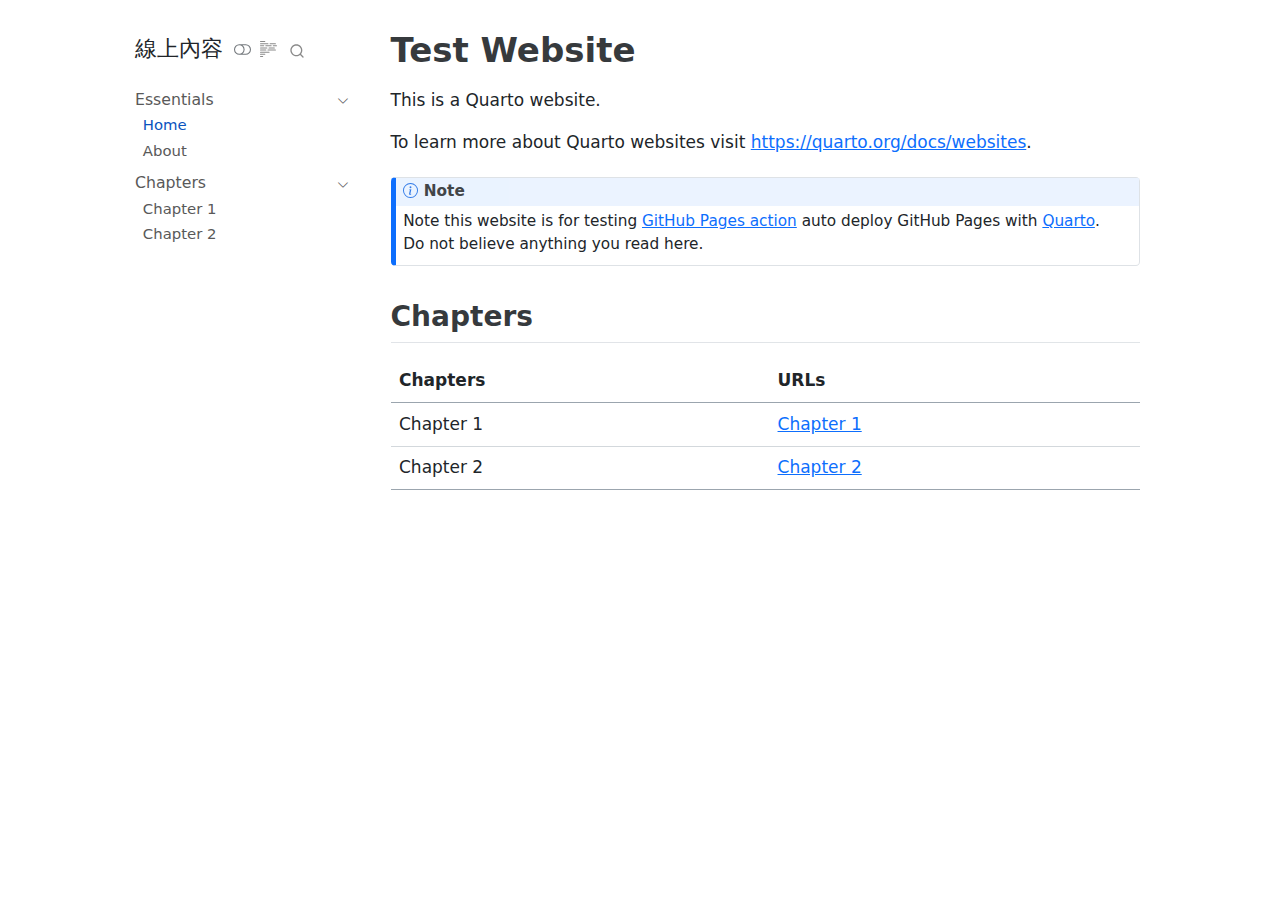
<file: index.html>
<!DOCTYPE html>
<html xmlns="http://www.w3.org/1999/xhtml" lang="en" xml:lang="en"><head>

<meta charset="utf-8">
<meta name="generator" content="quarto-1.3.450">

<meta name="viewport" content="width=device-width, initial-scale=1.0, user-scalable=yes">


<title>測試Quarto發布網站 - Test Website</title>
<style>
code{white-space: pre-wrap;}
span.smallcaps{font-variant: small-caps;}
div.columns{display: flex; gap: min(4vw, 1.5em);}
div.column{flex: auto; overflow-x: auto;}
div.hanging-indent{margin-left: 1.5em; text-indent: -1.5em;}
ul.task-list{list-style: none;}
ul.task-list li input[type="checkbox"] {
  width: 0.8em;
  margin: 0 0.8em 0.2em -1em; /* quarto-specific, see https://github.com/quarto-dev/quarto-cli/issues/4556 */ 
  vertical-align: middle;
}
</style>


<script src="site_libs/quarto-nav/quarto-nav.js"></script>
<script src="site_libs/quarto-nav/headroom.min.js"></script>
<script src="site_libs/clipboard/clipboard.min.js"></script>
<script src="site_libs/quarto-search/autocomplete.umd.js"></script>
<script src="site_libs/quarto-search/fuse.min.js"></script>
<script src="site_libs/quarto-search/quarto-search.js"></script>
<meta name="quarto:offset" content="./">
<script src="site_libs/quarto-html/quarto.js"></script>
<script src="site_libs/quarto-html/popper.min.js"></script>
<script src="site_libs/quarto-html/tippy.umd.min.js"></script>
<script src="site_libs/quarto-html/anchor.min.js"></script>
<link href="site_libs/quarto-html/tippy.css" rel="stylesheet">
<link href="site_libs/quarto-html/quarto-syntax-highlighting.css" rel="stylesheet" class="quarto-color-scheme" id="quarto-text-highlighting-styles">
<link href="site_libs/quarto-html/quarto-syntax-highlighting-dark.css" rel="prefetch" class="quarto-color-scheme quarto-color-alternate" id="quarto-text-highlighting-styles">
<script src="site_libs/bootstrap/bootstrap.min.js"></script>
<link href="site_libs/bootstrap/bootstrap-icons.css" rel="stylesheet">
<link href="site_libs/bootstrap/bootstrap.min.css" rel="stylesheet" class="quarto-color-scheme" id="quarto-bootstrap" data-mode="light">
<link href="site_libs/bootstrap/bootstrap-dark.min.css" rel="prefetch" class="quarto-color-scheme quarto-color-alternate" id="quarto-bootstrap" data-mode="dark">
<script id="quarto-search-options" type="application/json">{
  "location": "sidebar",
  "copy-button": false,
  "collapse-after": 3,
  "panel-placement": "start",
  "type": "overlay",
  "limit": 20,
  "language": {
    "search-no-results-text": "No results",
    "search-matching-documents-text": "matching documents",
    "search-copy-link-title": "Copy link to search",
    "search-hide-matches-text": "Hide additional matches",
    "search-more-match-text": "more match in this document",
    "search-more-matches-text": "more matches in this document",
    "search-clear-button-title": "Clear",
    "search-detached-cancel-button-title": "Cancel",
    "search-submit-button-title": "Submit",
    "search-label": "Search"
  }
}</script>


<link rel="stylesheet" href="styles.css">
<meta property="og:title" content="測試Quarto發布網站 - Test Website">
<meta property="og:description" content="">
<meta property="og:site-name" content="測試Quarto發布網站">
<meta property="og:locale" content="zh_TW">
</head>

<body class="nav-sidebar floating fullcontent">

<div id="quarto-search-results"></div>
  <header id="quarto-header" class="headroom fixed-top">
  <nav class="quarto-secondary-nav">
    <div class="container-fluid d-flex">
      <button type="button" class="quarto-btn-toggle btn" data-bs-toggle="collapse" data-bs-target="#quarto-sidebar,#quarto-sidebar-glass" aria-controls="quarto-sidebar" aria-expanded="false" aria-label="Toggle sidebar navigation" onclick="if (window.quartoToggleHeadroom) { window.quartoToggleHeadroom(); }">
        <i class="bi bi-layout-text-sidebar-reverse"></i>
      </button>
      <nav class="quarto-page-breadcrumbs" aria-label="breadcrumb"><ol class="breadcrumb"><li class="breadcrumb-item"><a href="./index.html">Essentials</a></li><li class="breadcrumb-item"><a href="./index.html">Home</a></li></ol></nav>
      <a class="flex-grow-1" role="button" data-bs-toggle="collapse" data-bs-target="#quarto-sidebar,#quarto-sidebar-glass" aria-controls="quarto-sidebar" aria-expanded="false" aria-label="Toggle sidebar navigation" onclick="if (window.quartoToggleHeadroom) { window.quartoToggleHeadroom(); }">      
      </a>
      <button type="button" class="btn quarto-search-button" aria-label="" onclick="window.quartoOpenSearch();">
        <i class="bi bi-search"></i>
      </button>
    </div>
  </nav>
</header>
<!-- content -->
<div id="quarto-content" class="quarto-container page-columns page-rows-contents page-layout-article">
<!-- sidebar -->
  <nav id="quarto-sidebar" class="sidebar collapse collapse-horizontal sidebar-navigation floating overflow-auto">
    <div class="pt-lg-2 mt-2 text-left sidebar-header">
    <div class="sidebar-title mb-0 py-0">
      <a href="./">線上內容</a> 
        <div class="sidebar-tools-main tools-wide">
  <a href="" class="quarto-color-scheme-toggle quarto-navigation-tool  px-1" onclick="window.quartoToggleColorScheme(); return false;" title="Toggle dark mode"><i class="bi"></i></a>
  <a href="" class="quarto-reader-toggle quarto-navigation-tool px-1" onclick="window.quartoToggleReader(); return false;" title="Toggle reader mode">
  <div class="quarto-reader-toggle-btn">
  <i class="bi"></i>
  </div>
</a>
    <div id="quarto-search" class="quarto-navigation-tool px-1" title="Search"></div>
</div>
    </div>
      </div>
    <div class="sidebar-menu-container"> 
    <ul class="list-unstyled mt-1">
        <li class="sidebar-item sidebar-item-section">
      <div class="sidebar-item-container"> 
            <a class="sidebar-item-text sidebar-link text-start" data-bs-toggle="collapse" data-bs-target="#quarto-sidebar-section-1" aria-expanded="true">
 <span class="menu-text">Essentials</span></a>
          <a class="sidebar-item-toggle text-start" data-bs-toggle="collapse" data-bs-target="#quarto-sidebar-section-1" aria-expanded="true" aria-label="Toggle section">
            <i class="bi bi-chevron-right ms-2"></i>
          </a> 
      </div>
      <ul id="quarto-sidebar-section-1" class="collapse list-unstyled sidebar-section depth1 show">  
          <li class="sidebar-item">
  <div class="sidebar-item-container"> 
  <a href="./index.html" class="sidebar-item-text sidebar-link active">
 <span class="menu-text">Home</span></a>
  </div>
</li>
          <li class="sidebar-item">
  <div class="sidebar-item-container"> 
  <a href="./about.html" class="sidebar-item-text sidebar-link">
 <span class="menu-text">About</span></a>
  </div>
</li>
      </ul>
  </li>
        <li class="sidebar-item sidebar-item-section">
      <div class="sidebar-item-container"> 
            <a class="sidebar-item-text sidebar-link text-start" data-bs-toggle="collapse" data-bs-target="#quarto-sidebar-section-2" aria-expanded="true">
 <span class="menu-text">Chapters</span></a>
          <a class="sidebar-item-toggle text-start" data-bs-toggle="collapse" data-bs-target="#quarto-sidebar-section-2" aria-expanded="true" aria-label="Toggle section">
            <i class="bi bi-chevron-right ms-2"></i>
          </a> 
      </div>
      <ul id="quarto-sidebar-section-2" class="collapse list-unstyled sidebar-section depth1 show">  
          <li class="sidebar-item">
  <div class="sidebar-item-container"> 
  <a href="./chapters/chapter1/online_chapter1.html" class="sidebar-item-text sidebar-link">
 <span class="menu-text">Chapter 1</span></a>
  </div>
</li>
          <li class="sidebar-item">
  <div class="sidebar-item-container"> 
  <a href="./chapters/chapter2/online_chapter2.html" class="sidebar-item-text sidebar-link">
 <span class="menu-text">Chapter 2</span></a>
  </div>
</li>
      </ul>
  </li>
    </ul>
    </div>
</nav>
<div id="quarto-sidebar-glass" data-bs-toggle="collapse" data-bs-target="#quarto-sidebar,#quarto-sidebar-glass"></div>
<!-- margin-sidebar -->
    
<!-- main -->
<main class="content" id="quarto-document-content">

<header id="title-block-header" class="quarto-title-block default">
<div class="quarto-title">
<h1 class="title">Test Website</h1>
</div>



<div class="quarto-title-meta">

    
  
    
  </div>
  

</header>

<p>This is a Quarto website.</p>
<p>To learn more about Quarto websites visit <a href="https://quarto.org/docs/websites" class="uri">https://quarto.org/docs/websites</a>.</p>
<div class="callout callout-style-default callout-note callout-titled">
<div class="callout-header d-flex align-content-center">
<div class="callout-icon-container">
<i class="callout-icon"></i>
</div>
<div class="callout-title-container flex-fill">
Note
</div>
</div>
<div class="callout-body-container callout-body">
<p>Note this website is for testing <a href="https://github.com/marketplace/actions/github-pages-action">GitHub Pages action</a> auto deploy GitHub Pages with <a href="https://quarto.org/">Quarto</a>.<br>
Do not believe anything you read here.</p>
</div>
</div>
<section id="chapters" class="level2">
<h2 class="anchored" data-anchor-id="chapters">Chapters</h2>
<table class="table">
<thead>
<tr class="header">
<th>Chapters</th>
<th>URLs</th>
</tr>
</thead>
<tbody>
<tr class="odd">
<td>Chapter 1</td>
<td><a href="./chapters/chapter1/online_chapter1.html">Chapter 1</a></td>
</tr>
<tr class="even">
<td>Chapter 2</td>
<td><a href="./chapters/chapter2/online_chapter2.html">Chapter 2</a></td>
</tr>
</tbody>
</table>


</section>

</main> <!-- /main -->
<script id="quarto-html-after-body" type="application/javascript">
window.document.addEventListener("DOMContentLoaded", function (event) {
  const toggleBodyColorMode = (bsSheetEl) => {
    const mode = bsSheetEl.getAttribute("data-mode");
    const bodyEl = window.document.querySelector("body");
    if (mode === "dark") {
      bodyEl.classList.add("quarto-dark");
      bodyEl.classList.remove("quarto-light");
    } else {
      bodyEl.classList.add("quarto-light");
      bodyEl.classList.remove("quarto-dark");
    }
  }
  const toggleBodyColorPrimary = () => {
    const bsSheetEl = window.document.querySelector("link#quarto-bootstrap");
    if (bsSheetEl) {
      toggleBodyColorMode(bsSheetEl);
    }
  }
  toggleBodyColorPrimary();  
  const disableStylesheet = (stylesheets) => {
    for (let i=0; i < stylesheets.length; i++) {
      const stylesheet = stylesheets[i];
      stylesheet.rel = 'prefetch';
    }
  }
  const enableStylesheet = (stylesheets) => {
    for (let i=0; i < stylesheets.length; i++) {
      const stylesheet = stylesheets[i];
      stylesheet.rel = 'stylesheet';
    }
  }
  const manageTransitions = (selector, allowTransitions) => {
    const els = window.document.querySelectorAll(selector);
    for (let i=0; i < els.length; i++) {
      const el = els[i];
      if (allowTransitions) {
        el.classList.remove('notransition');
      } else {
        el.classList.add('notransition');
      }
    }
  }
  const toggleColorMode = (alternate) => {
    // Switch the stylesheets
    const alternateStylesheets = window.document.querySelectorAll('link.quarto-color-scheme.quarto-color-alternate');
    manageTransitions('#quarto-margin-sidebar .nav-link', false);
    if (alternate) {
      enableStylesheet(alternateStylesheets);
      for (const sheetNode of alternateStylesheets) {
        if (sheetNode.id === "quarto-bootstrap") {
          toggleBodyColorMode(sheetNode);
        }
      }
    } else {
      disableStylesheet(alternateStylesheets);
      toggleBodyColorPrimary();
    }
    manageTransitions('#quarto-margin-sidebar .nav-link', true);
    // Switch the toggles
    const toggles = window.document.querySelectorAll('.quarto-color-scheme-toggle');
    for (let i=0; i < toggles.length; i++) {
      const toggle = toggles[i];
      if (toggle) {
        if (alternate) {
          toggle.classList.add("alternate");     
        } else {
          toggle.classList.remove("alternate");
        }
      }
    }
    // Hack to workaround the fact that safari doesn't
    // properly recolor the scrollbar when toggling (#1455)
    if (navigator.userAgent.indexOf('Safari') > 0 && navigator.userAgent.indexOf('Chrome') == -1) {
      manageTransitions("body", false);
      window.scrollTo(0, 1);
      setTimeout(() => {
        window.scrollTo(0, 0);
        manageTransitions("body", true);
      }, 40);  
    }
  }
  const isFileUrl = () => { 
    return window.location.protocol === 'file:';
  }
  const hasAlternateSentinel = () => {  
    let styleSentinel = getColorSchemeSentinel();
    if (styleSentinel !== null) {
      return styleSentinel === "alternate";
    } else {
      return false;
    }
  }
  const setStyleSentinel = (alternate) => {
    const value = alternate ? "alternate" : "default";
    if (!isFileUrl()) {
      window.localStorage.setItem("quarto-color-scheme", value);
    } else {
      localAlternateSentinel = value;
    }
  }
  const getColorSchemeSentinel = () => {
    if (!isFileUrl()) {
      const storageValue = window.localStorage.getItem("quarto-color-scheme");
      return storageValue != null ? storageValue : localAlternateSentinel;
    } else {
      return localAlternateSentinel;
    }
  }
  let localAlternateSentinel = 'default';
  // Dark / light mode switch
  window.quartoToggleColorScheme = () => {
    // Read the current dark / light value 
    let toAlternate = !hasAlternateSentinel();
    toggleColorMode(toAlternate);
    setStyleSentinel(toAlternate);
  };
  // Ensure there is a toggle, if there isn't float one in the top right
  if (window.document.querySelector('.quarto-color-scheme-toggle') === null) {
    const a = window.document.createElement('a');
    a.classList.add('top-right');
    a.classList.add('quarto-color-scheme-toggle');
    a.href = "";
    a.onclick = function() { try { window.quartoToggleColorScheme(); } catch {} return false; };
    const i = window.document.createElement("i");
    i.classList.add('bi');
    a.appendChild(i);
    window.document.body.appendChild(a);
  }
  // Switch to dark mode if need be
  if (hasAlternateSentinel()) {
    toggleColorMode(true);
  } else {
    toggleColorMode(false);
  }
  const icon = "";
  const anchorJS = new window.AnchorJS();
  anchorJS.options = {
    placement: 'right',
    icon: icon
  };
  anchorJS.add('.anchored');
  const isCodeAnnotation = (el) => {
    for (const clz of el.classList) {
      if (clz.startsWith('code-annotation-')) {                     
        return true;
      }
    }
    return false;
  }
  const clipboard = new window.ClipboardJS('.code-copy-button', {
    text: function(trigger) {
      const codeEl = trigger.previousElementSibling.cloneNode(true);
      for (const childEl of codeEl.children) {
        if (isCodeAnnotation(childEl)) {
          childEl.remove();
        }
      }
      return codeEl.innerText;
    }
  });
  clipboard.on('success', function(e) {
    // button target
    const button = e.trigger;
    // don't keep focus
    button.blur();
    // flash "checked"
    button.classList.add('code-copy-button-checked');
    var currentTitle = button.getAttribute("title");
    button.setAttribute("title", "Copied!");
    let tooltip;
    if (window.bootstrap) {
      button.setAttribute("data-bs-toggle", "tooltip");
      button.setAttribute("data-bs-placement", "left");
      button.setAttribute("data-bs-title", "Copied!");
      tooltip = new bootstrap.Tooltip(button, 
        { trigger: "manual", 
          customClass: "code-copy-button-tooltip",
          offset: [0, -8]});
      tooltip.show();    
    }
    setTimeout(function() {
      if (tooltip) {
        tooltip.hide();
        button.removeAttribute("data-bs-title");
        button.removeAttribute("data-bs-toggle");
        button.removeAttribute("data-bs-placement");
      }
      button.setAttribute("title", currentTitle);
      button.classList.remove('code-copy-button-checked');
    }, 1000);
    // clear code selection
    e.clearSelection();
  });
  function tippyHover(el, contentFn) {
    const config = {
      allowHTML: true,
      content: contentFn,
      maxWidth: 500,
      delay: 100,
      arrow: false,
      appendTo: function(el) {
          return el.parentElement;
      },
      interactive: true,
      interactiveBorder: 10,
      theme: 'quarto',
      placement: 'bottom-start'
    };
    window.tippy(el, config); 
  }
  const noterefs = window.document.querySelectorAll('a[role="doc-noteref"]');
  for (var i=0; i<noterefs.length; i++) {
    const ref = noterefs[i];
    tippyHover(ref, function() {
      // use id or data attribute instead here
      let href = ref.getAttribute('data-footnote-href') || ref.getAttribute('href');
      try { href = new URL(href).hash; } catch {}
      const id = href.replace(/^#\/?/, "");
      const note = window.document.getElementById(id);
      return note.innerHTML;
    });
  }
      let selectedAnnoteEl;
      const selectorForAnnotation = ( cell, annotation) => {
        let cellAttr = 'data-code-cell="' + cell + '"';
        let lineAttr = 'data-code-annotation="' +  annotation + '"';
        const selector = 'span[' + cellAttr + '][' + lineAttr + ']';
        return selector;
      }
      const selectCodeLines = (annoteEl) => {
        const doc = window.document;
        const targetCell = annoteEl.getAttribute("data-target-cell");
        const targetAnnotation = annoteEl.getAttribute("data-target-annotation");
        const annoteSpan = window.document.querySelector(selectorForAnnotation(targetCell, targetAnnotation));
        const lines = annoteSpan.getAttribute("data-code-lines").split(",");
        const lineIds = lines.map((line) => {
          return targetCell + "-" + line;
        })
        let top = null;
        let height = null;
        let parent = null;
        if (lineIds.length > 0) {
            //compute the position of the single el (top and bottom and make a div)
            const el = window.document.getElementById(lineIds[0]);
            top = el.offsetTop;
            height = el.offsetHeight;
            parent = el.parentElement.parentElement;
          if (lineIds.length > 1) {
            const lastEl = window.document.getElementById(lineIds[lineIds.length - 1]);
            const bottom = lastEl.offsetTop + lastEl.offsetHeight;
            height = bottom - top;
          }
          if (top !== null && height !== null && parent !== null) {
            // cook up a div (if necessary) and position it 
            let div = window.document.getElementById("code-annotation-line-highlight");
            if (div === null) {
              div = window.document.createElement("div");
              div.setAttribute("id", "code-annotation-line-highlight");
              div.style.position = 'absolute';
              parent.appendChild(div);
            }
            div.style.top = top - 2 + "px";
            div.style.height = height + 4 + "px";
            let gutterDiv = window.document.getElementById("code-annotation-line-highlight-gutter");
            if (gutterDiv === null) {
              gutterDiv = window.document.createElement("div");
              gutterDiv.setAttribute("id", "code-annotation-line-highlight-gutter");
              gutterDiv.style.position = 'absolute';
              const codeCell = window.document.getElementById(targetCell);
              const gutter = codeCell.querySelector('.code-annotation-gutter');
              gutter.appendChild(gutterDiv);
            }
            gutterDiv.style.top = top - 2 + "px";
            gutterDiv.style.height = height + 4 + "px";
          }
          selectedAnnoteEl = annoteEl;
        }
      };
      const unselectCodeLines = () => {
        const elementsIds = ["code-annotation-line-highlight", "code-annotation-line-highlight-gutter"];
        elementsIds.forEach((elId) => {
          const div = window.document.getElementById(elId);
          if (div) {
            div.remove();
          }
        });
        selectedAnnoteEl = undefined;
      };
      // Attach click handler to the DT
      const annoteDls = window.document.querySelectorAll('dt[data-target-cell]');
      for (const annoteDlNode of annoteDls) {
        annoteDlNode.addEventListener('click', (event) => {
          const clickedEl = event.target;
          if (clickedEl !== selectedAnnoteEl) {
            unselectCodeLines();
            const activeEl = window.document.querySelector('dt[data-target-cell].code-annotation-active');
            if (activeEl) {
              activeEl.classList.remove('code-annotation-active');
            }
            selectCodeLines(clickedEl);
            clickedEl.classList.add('code-annotation-active');
          } else {
            // Unselect the line
            unselectCodeLines();
            clickedEl.classList.remove('code-annotation-active');
          }
        });
      }
  const findCites = (el) => {
    const parentEl = el.parentElement;
    if (parentEl) {
      const cites = parentEl.dataset.cites;
      if (cites) {
        return {
          el,
          cites: cites.split(' ')
        };
      } else {
        return findCites(el.parentElement)
      }
    } else {
      return undefined;
    }
  };
  var bibliorefs = window.document.querySelectorAll('a[role="doc-biblioref"]');
  for (var i=0; i<bibliorefs.length; i++) {
    const ref = bibliorefs[i];
    const citeInfo = findCites(ref);
    if (citeInfo) {
      tippyHover(citeInfo.el, function() {
        var popup = window.document.createElement('div');
        citeInfo.cites.forEach(function(cite) {
          var citeDiv = window.document.createElement('div');
          citeDiv.classList.add('hanging-indent');
          citeDiv.classList.add('csl-entry');
          var biblioDiv = window.document.getElementById('ref-' + cite);
          if (biblioDiv) {
            citeDiv.innerHTML = biblioDiv.innerHTML;
          }
          popup.appendChild(citeDiv);
        });
        return popup.innerHTML;
      });
    }
  }
});
</script>
</div> <!-- /content -->



</body></html>
</file>
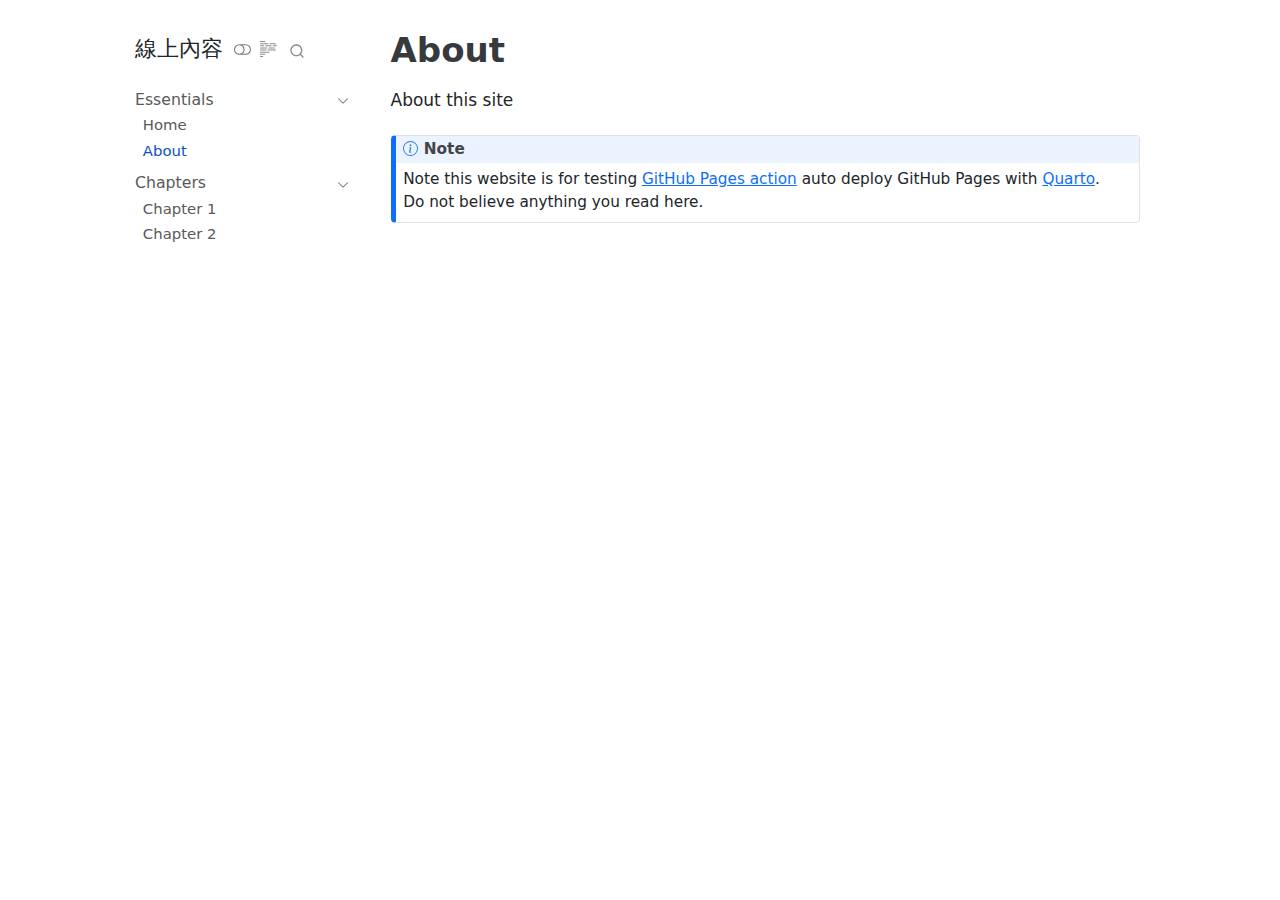
<file: about.html>
<!DOCTYPE html>
<html xmlns="http://www.w3.org/1999/xhtml" lang="en" xml:lang="en"><head>

<meta charset="utf-8">
<meta name="generator" content="quarto-1.3.450">

<meta name="viewport" content="width=device-width, initial-scale=1.0, user-scalable=yes">


<title>測試Quarto發布網站 - About</title>
<style>
code{white-space: pre-wrap;}
span.smallcaps{font-variant: small-caps;}
div.columns{display: flex; gap: min(4vw, 1.5em);}
div.column{flex: auto; overflow-x: auto;}
div.hanging-indent{margin-left: 1.5em; text-indent: -1.5em;}
ul.task-list{list-style: none;}
ul.task-list li input[type="checkbox"] {
  width: 0.8em;
  margin: 0 0.8em 0.2em -1em; /* quarto-specific, see https://github.com/quarto-dev/quarto-cli/issues/4556 */ 
  vertical-align: middle;
}
</style>


<script src="site_libs/quarto-nav/quarto-nav.js"></script>
<script src="site_libs/quarto-nav/headroom.min.js"></script>
<script src="site_libs/clipboard/clipboard.min.js"></script>
<script src="site_libs/quarto-search/autocomplete.umd.js"></script>
<script src="site_libs/quarto-search/fuse.min.js"></script>
<script src="site_libs/quarto-search/quarto-search.js"></script>
<meta name="quarto:offset" content="./">
<script src="site_libs/quarto-html/quarto.js"></script>
<script src="site_libs/quarto-html/popper.min.js"></script>
<script src="site_libs/quarto-html/tippy.umd.min.js"></script>
<script src="site_libs/quarto-html/anchor.min.js"></script>
<link href="site_libs/quarto-html/tippy.css" rel="stylesheet">
<link href="site_libs/quarto-html/quarto-syntax-highlighting.css" rel="stylesheet" class="quarto-color-scheme" id="quarto-text-highlighting-styles">
<link href="site_libs/quarto-html/quarto-syntax-highlighting-dark.css" rel="prefetch" class="quarto-color-scheme quarto-color-alternate" id="quarto-text-highlighting-styles">
<script src="site_libs/bootstrap/bootstrap.min.js"></script>
<link href="site_libs/bootstrap/bootstrap-icons.css" rel="stylesheet">
<link href="site_libs/bootstrap/bootstrap.min.css" rel="stylesheet" class="quarto-color-scheme" id="quarto-bootstrap" data-mode="light">
<link href="site_libs/bootstrap/bootstrap-dark.min.css" rel="prefetch" class="quarto-color-scheme quarto-color-alternate" id="quarto-bootstrap" data-mode="dark">
<script id="quarto-search-options" type="application/json">{
  "location": "sidebar",
  "copy-button": false,
  "collapse-after": 3,
  "panel-placement": "start",
  "type": "overlay",
  "limit": 20,
  "language": {
    "search-no-results-text": "No results",
    "search-matching-documents-text": "matching documents",
    "search-copy-link-title": "Copy link to search",
    "search-hide-matches-text": "Hide additional matches",
    "search-more-match-text": "more match in this document",
    "search-more-matches-text": "more matches in this document",
    "search-clear-button-title": "Clear",
    "search-detached-cancel-button-title": "Cancel",
    "search-submit-button-title": "Submit",
    "search-label": "Search"
  }
}</script>


<link rel="stylesheet" href="styles.css">
<meta property="og:title" content="測試Quarto發布網站 - About">
<meta property="og:description" content="">
<meta property="og:site-name" content="測試Quarto發布網站">
<meta property="og:locale" content="zh_TW">
</head>

<body class="nav-sidebar floating fullcontent">

<div id="quarto-search-results"></div>
  <header id="quarto-header" class="headroom fixed-top">
  <nav class="quarto-secondary-nav">
    <div class="container-fluid d-flex">
      <button type="button" class="quarto-btn-toggle btn" data-bs-toggle="collapse" data-bs-target="#quarto-sidebar,#quarto-sidebar-glass" aria-controls="quarto-sidebar" aria-expanded="false" aria-label="Toggle sidebar navigation" onclick="if (window.quartoToggleHeadroom) { window.quartoToggleHeadroom(); }">
        <i class="bi bi-layout-text-sidebar-reverse"></i>
      </button>
      <nav class="quarto-page-breadcrumbs" aria-label="breadcrumb"><ol class="breadcrumb"><li class="breadcrumb-item"><a href="./index.html">Essentials</a></li><li class="breadcrumb-item"><a href="./about.html">About</a></li></ol></nav>
      <a class="flex-grow-1" role="button" data-bs-toggle="collapse" data-bs-target="#quarto-sidebar,#quarto-sidebar-glass" aria-controls="quarto-sidebar" aria-expanded="false" aria-label="Toggle sidebar navigation" onclick="if (window.quartoToggleHeadroom) { window.quartoToggleHeadroom(); }">      
      </a>
      <button type="button" class="btn quarto-search-button" aria-label="" onclick="window.quartoOpenSearch();">
        <i class="bi bi-search"></i>
      </button>
    </div>
  </nav>
</header>
<!-- content -->
<div id="quarto-content" class="quarto-container page-columns page-rows-contents page-layout-article">
<!-- sidebar -->
  <nav id="quarto-sidebar" class="sidebar collapse collapse-horizontal sidebar-navigation floating overflow-auto">
    <div class="pt-lg-2 mt-2 text-left sidebar-header">
    <div class="sidebar-title mb-0 py-0">
      <a href="./">線上內容</a> 
        <div class="sidebar-tools-main tools-wide">
  <a href="" class="quarto-color-scheme-toggle quarto-navigation-tool  px-1" onclick="window.quartoToggleColorScheme(); return false;" title="Toggle dark mode"><i class="bi"></i></a>
  <a href="" class="quarto-reader-toggle quarto-navigation-tool px-1" onclick="window.quartoToggleReader(); return false;" title="Toggle reader mode">
  <div class="quarto-reader-toggle-btn">
  <i class="bi"></i>
  </div>
</a>
    <div id="quarto-search" class="quarto-navigation-tool px-1" title="Search"></div>
</div>
    </div>
      </div>
    <div class="sidebar-menu-container"> 
    <ul class="list-unstyled mt-1">
        <li class="sidebar-item sidebar-item-section">
      <div class="sidebar-item-container"> 
            <a class="sidebar-item-text sidebar-link text-start" data-bs-toggle="collapse" data-bs-target="#quarto-sidebar-section-1" aria-expanded="true">
 <span class="menu-text">Essentials</span></a>
          <a class="sidebar-item-toggle text-start" data-bs-toggle="collapse" data-bs-target="#quarto-sidebar-section-1" aria-expanded="true" aria-label="Toggle section">
            <i class="bi bi-chevron-right ms-2"></i>
          </a> 
      </div>
      <ul id="quarto-sidebar-section-1" class="collapse list-unstyled sidebar-section depth1 show">  
          <li class="sidebar-item">
  <div class="sidebar-item-container"> 
  <a href="./index.html" class="sidebar-item-text sidebar-link">
 <span class="menu-text">Home</span></a>
  </div>
</li>
          <li class="sidebar-item">
  <div class="sidebar-item-container"> 
  <a href="./about.html" class="sidebar-item-text sidebar-link active">
 <span class="menu-text">About</span></a>
  </div>
</li>
      </ul>
  </li>
        <li class="sidebar-item sidebar-item-section">
      <div class="sidebar-item-container"> 
            <a class="sidebar-item-text sidebar-link text-start" data-bs-toggle="collapse" data-bs-target="#quarto-sidebar-section-2" aria-expanded="true">
 <span class="menu-text">Chapters</span></a>
          <a class="sidebar-item-toggle text-start" data-bs-toggle="collapse" data-bs-target="#quarto-sidebar-section-2" aria-expanded="true" aria-label="Toggle section">
            <i class="bi bi-chevron-right ms-2"></i>
          </a> 
      </div>
      <ul id="quarto-sidebar-section-2" class="collapse list-unstyled sidebar-section depth1 show">  
          <li class="sidebar-item">
  <div class="sidebar-item-container"> 
  <a href="./chapters/chapter1/online_chapter1.html" class="sidebar-item-text sidebar-link">
 <span class="menu-text">Chapter 1</span></a>
  </div>
</li>
          <li class="sidebar-item">
  <div class="sidebar-item-container"> 
  <a href="./chapters/chapter2/online_chapter2.html" class="sidebar-item-text sidebar-link">
 <span class="menu-text">Chapter 2</span></a>
  </div>
</li>
      </ul>
  </li>
    </ul>
    </div>
</nav>
<div id="quarto-sidebar-glass" data-bs-toggle="collapse" data-bs-target="#quarto-sidebar,#quarto-sidebar-glass"></div>
<!-- margin-sidebar -->
    
<!-- main -->
<main class="content" id="quarto-document-content">

<header id="title-block-header" class="quarto-title-block default">
<div class="quarto-title">
<h1 class="title">About</h1>
</div>



<div class="quarto-title-meta">

    
  
    
  </div>
  

</header>

<p>About this site</p>
<div class="callout callout-style-default callout-note callout-titled">
<div class="callout-header d-flex align-content-center">
<div class="callout-icon-container">
<i class="callout-icon"></i>
</div>
<div class="callout-title-container flex-fill">
Note
</div>
</div>
<div class="callout-body-container callout-body">
<p>Note this website is for testing <a href="https://github.com/marketplace/actions/github-pages-action">GitHub Pages action</a> auto deploy GitHub Pages with <a href="https://quarto.org/">Quarto</a>.<br>
Do not believe anything you read here.</p>
</div>
</div>



</main> <!-- /main -->
<script id="quarto-html-after-body" type="application/javascript">
window.document.addEventListener("DOMContentLoaded", function (event) {
  const toggleBodyColorMode = (bsSheetEl) => {
    const mode = bsSheetEl.getAttribute("data-mode");
    const bodyEl = window.document.querySelector("body");
    if (mode === "dark") {
      bodyEl.classList.add("quarto-dark");
      bodyEl.classList.remove("quarto-light");
    } else {
      bodyEl.classList.add("quarto-light");
      bodyEl.classList.remove("quarto-dark");
    }
  }
  const toggleBodyColorPrimary = () => {
    const bsSheetEl = window.document.querySelector("link#quarto-bootstrap");
    if (bsSheetEl) {
      toggleBodyColorMode(bsSheetEl);
    }
  }
  toggleBodyColorPrimary();  
  const disableStylesheet = (stylesheets) => {
    for (let i=0; i < stylesheets.length; i++) {
      const stylesheet = stylesheets[i];
      stylesheet.rel = 'prefetch';
    }
  }
  const enableStylesheet = (stylesheets) => {
    for (let i=0; i < stylesheets.length; i++) {
      const stylesheet = stylesheets[i];
      stylesheet.rel = 'stylesheet';
    }
  }
  const manageTransitions = (selector, allowTransitions) => {
    const els = window.document.querySelectorAll(selector);
    for (let i=0; i < els.length; i++) {
      const el = els[i];
      if (allowTransitions) {
        el.classList.remove('notransition');
      } else {
        el.classList.add('notransition');
      }
    }
  }
  const toggleColorMode = (alternate) => {
    // Switch the stylesheets
    const alternateStylesheets = window.document.querySelectorAll('link.quarto-color-scheme.quarto-color-alternate');
    manageTransitions('#quarto-margin-sidebar .nav-link', false);
    if (alternate) {
      enableStylesheet(alternateStylesheets);
      for (const sheetNode of alternateStylesheets) {
        if (sheetNode.id === "quarto-bootstrap") {
          toggleBodyColorMode(sheetNode);
        }
      }
    } else {
      disableStylesheet(alternateStylesheets);
      toggleBodyColorPrimary();
    }
    manageTransitions('#quarto-margin-sidebar .nav-link', true);
    // Switch the toggles
    const toggles = window.document.querySelectorAll('.quarto-color-scheme-toggle');
    for (let i=0; i < toggles.length; i++) {
      const toggle = toggles[i];
      if (toggle) {
        if (alternate) {
          toggle.classList.add("alternate");     
        } else {
          toggle.classList.remove("alternate");
        }
      }
    }
    // Hack to workaround the fact that safari doesn't
    // properly recolor the scrollbar when toggling (#1455)
    if (navigator.userAgent.indexOf('Safari') > 0 && navigator.userAgent.indexOf('Chrome') == -1) {
      manageTransitions("body", false);
      window.scrollTo(0, 1);
      setTimeout(() => {
        window.scrollTo(0, 0);
        manageTransitions("body", true);
      }, 40);  
    }
  }
  const isFileUrl = () => { 
    return window.location.protocol === 'file:';
  }
  const hasAlternateSentinel = () => {  
    let styleSentinel = getColorSchemeSentinel();
    if (styleSentinel !== null) {
      return styleSentinel === "alternate";
    } else {
      return false;
    }
  }
  const setStyleSentinel = (alternate) => {
    const value = alternate ? "alternate" : "default";
    if (!isFileUrl()) {
      window.localStorage.setItem("quarto-color-scheme", value);
    } else {
      localAlternateSentinel = value;
    }
  }
  const getColorSchemeSentinel = () => {
    if (!isFileUrl()) {
      const storageValue = window.localStorage.getItem("quarto-color-scheme");
      return storageValue != null ? storageValue : localAlternateSentinel;
    } else {
      return localAlternateSentinel;
    }
  }
  let localAlternateSentinel = 'default';
  // Dark / light mode switch
  window.quartoToggleColorScheme = () => {
    // Read the current dark / light value 
    let toAlternate = !hasAlternateSentinel();
    toggleColorMode(toAlternate);
    setStyleSentinel(toAlternate);
  };
  // Ensure there is a toggle, if there isn't float one in the top right
  if (window.document.querySelector('.quarto-color-scheme-toggle') === null) {
    const a = window.document.createElement('a');
    a.classList.add('top-right');
    a.classList.add('quarto-color-scheme-toggle');
    a.href = "";
    a.onclick = function() { try { window.quartoToggleColorScheme(); } catch {} return false; };
    const i = window.document.createElement("i");
    i.classList.add('bi');
    a.appendChild(i);
    window.document.body.appendChild(a);
  }
  // Switch to dark mode if need be
  if (hasAlternateSentinel()) {
    toggleColorMode(true);
  } else {
    toggleColorMode(false);
  }
  const icon = "";
  const anchorJS = new window.AnchorJS();
  anchorJS.options = {
    placement: 'right',
    icon: icon
  };
  anchorJS.add('.anchored');
  const isCodeAnnotation = (el) => {
    for (const clz of el.classList) {
      if (clz.startsWith('code-annotation-')) {                     
        return true;
      }
    }
    return false;
  }
  const clipboard = new window.ClipboardJS('.code-copy-button', {
    text: function(trigger) {
      const codeEl = trigger.previousElementSibling.cloneNode(true);
      for (const childEl of codeEl.children) {
        if (isCodeAnnotation(childEl)) {
          childEl.remove();
        }
      }
      return codeEl.innerText;
    }
  });
  clipboard.on('success', function(e) {
    // button target
    const button = e.trigger;
    // don't keep focus
    button.blur();
    // flash "checked"
    button.classList.add('code-copy-button-checked');
    var currentTitle = button.getAttribute("title");
    button.setAttribute("title", "Copied!");
    let tooltip;
    if (window.bootstrap) {
      button.setAttribute("data-bs-toggle", "tooltip");
      button.setAttribute("data-bs-placement", "left");
      button.setAttribute("data-bs-title", "Copied!");
      tooltip = new bootstrap.Tooltip(button, 
        { trigger: "manual", 
          customClass: "code-copy-button-tooltip",
          offset: [0, -8]});
      tooltip.show();    
    }
    setTimeout(function() {
      if (tooltip) {
        tooltip.hide();
        button.removeAttribute("data-bs-title");
        button.removeAttribute("data-bs-toggle");
        button.removeAttribute("data-bs-placement");
      }
      button.setAttribute("title", currentTitle);
      button.classList.remove('code-copy-button-checked');
    }, 1000);
    // clear code selection
    e.clearSelection();
  });
  function tippyHover(el, contentFn) {
    const config = {
      allowHTML: true,
      content: contentFn,
      maxWidth: 500,
      delay: 100,
      arrow: false,
      appendTo: function(el) {
          return el.parentElement;
      },
      interactive: true,
      interactiveBorder: 10,
      theme: 'quarto',
      placement: 'bottom-start'
    };
    window.tippy(el, config); 
  }
  const noterefs = window.document.querySelectorAll('a[role="doc-noteref"]');
  for (var i=0; i<noterefs.length; i++) {
    const ref = noterefs[i];
    tippyHover(ref, function() {
      // use id or data attribute instead here
      let href = ref.getAttribute('data-footnote-href') || ref.getAttribute('href');
      try { href = new URL(href).hash; } catch {}
      const id = href.replace(/^#\/?/, "");
      const note = window.document.getElementById(id);
      return note.innerHTML;
    });
  }
      let selectedAnnoteEl;
      const selectorForAnnotation = ( cell, annotation) => {
        let cellAttr = 'data-code-cell="' + cell + '"';
        let lineAttr = 'data-code-annotation="' +  annotation + '"';
        const selector = 'span[' + cellAttr + '][' + lineAttr + ']';
        return selector;
      }
      const selectCodeLines = (annoteEl) => {
        const doc = window.document;
        const targetCell = annoteEl.getAttribute("data-target-cell");
        const targetAnnotation = annoteEl.getAttribute("data-target-annotation");
        const annoteSpan = window.document.querySelector(selectorForAnnotation(targetCell, targetAnnotation));
        const lines = annoteSpan.getAttribute("data-code-lines").split(",");
        const lineIds = lines.map((line) => {
          return targetCell + "-" + line;
        })
        let top = null;
        let height = null;
        let parent = null;
        if (lineIds.length > 0) {
            //compute the position of the single el (top and bottom and make a div)
            const el = window.document.getElementById(lineIds[0]);
            top = el.offsetTop;
            height = el.offsetHeight;
            parent = el.parentElement.parentElement;
          if (lineIds.length > 1) {
            const lastEl = window.document.getElementById(lineIds[lineIds.length - 1]);
            const bottom = lastEl.offsetTop + lastEl.offsetHeight;
            height = bottom - top;
          }
          if (top !== null && height !== null && parent !== null) {
            // cook up a div (if necessary) and position it 
            let div = window.document.getElementById("code-annotation-line-highlight");
            if (div === null) {
              div = window.document.createElement("div");
              div.setAttribute("id", "code-annotation-line-highlight");
              div.style.position = 'absolute';
              parent.appendChild(div);
            }
            div.style.top = top - 2 + "px";
            div.style.height = height + 4 + "px";
            let gutterDiv = window.document.getElementById("code-annotation-line-highlight-gutter");
            if (gutterDiv === null) {
              gutterDiv = window.document.createElement("div");
              gutterDiv.setAttribute("id", "code-annotation-line-highlight-gutter");
              gutterDiv.style.position = 'absolute';
              const codeCell = window.document.getElementById(targetCell);
              const gutter = codeCell.querySelector('.code-annotation-gutter');
              gutter.appendChild(gutterDiv);
            }
            gutterDiv.style.top = top - 2 + "px";
            gutterDiv.style.height = height + 4 + "px";
          }
          selectedAnnoteEl = annoteEl;
        }
      };
      const unselectCodeLines = () => {
        const elementsIds = ["code-annotation-line-highlight", "code-annotation-line-highlight-gutter"];
        elementsIds.forEach((elId) => {
          const div = window.document.getElementById(elId);
          if (div) {
            div.remove();
          }
        });
        selectedAnnoteEl = undefined;
      };
      // Attach click handler to the DT
      const annoteDls = window.document.querySelectorAll('dt[data-target-cell]');
      for (const annoteDlNode of annoteDls) {
        annoteDlNode.addEventListener('click', (event) => {
          const clickedEl = event.target;
          if (clickedEl !== selectedAnnoteEl) {
            unselectCodeLines();
            const activeEl = window.document.querySelector('dt[data-target-cell].code-annotation-active');
            if (activeEl) {
              activeEl.classList.remove('code-annotation-active');
            }
            selectCodeLines(clickedEl);
            clickedEl.classList.add('code-annotation-active');
          } else {
            // Unselect the line
            unselectCodeLines();
            clickedEl.classList.remove('code-annotation-active');
          }
        });
      }
  const findCites = (el) => {
    const parentEl = el.parentElement;
    if (parentEl) {
      const cites = parentEl.dataset.cites;
      if (cites) {
        return {
          el,
          cites: cites.split(' ')
        };
      } else {
        return findCites(el.parentElement)
      }
    } else {
      return undefined;
    }
  };
  var bibliorefs = window.document.querySelectorAll('a[role="doc-biblioref"]');
  for (var i=0; i<bibliorefs.length; i++) {
    const ref = bibliorefs[i];
    const citeInfo = findCites(ref);
    if (citeInfo) {
      tippyHover(citeInfo.el, function() {
        var popup = window.document.createElement('div');
        citeInfo.cites.forEach(function(cite) {
          var citeDiv = window.document.createElement('div');
          citeDiv.classList.add('hanging-indent');
          citeDiv.classList.add('csl-entry');
          var biblioDiv = window.document.getElementById('ref-' + cite);
          if (biblioDiv) {
            citeDiv.innerHTML = biblioDiv.innerHTML;
          }
          popup.appendChild(citeDiv);
        });
        return popup.innerHTML;
      });
    }
  }
});
</script>
</div> <!-- /content -->



</body></html>
</file>
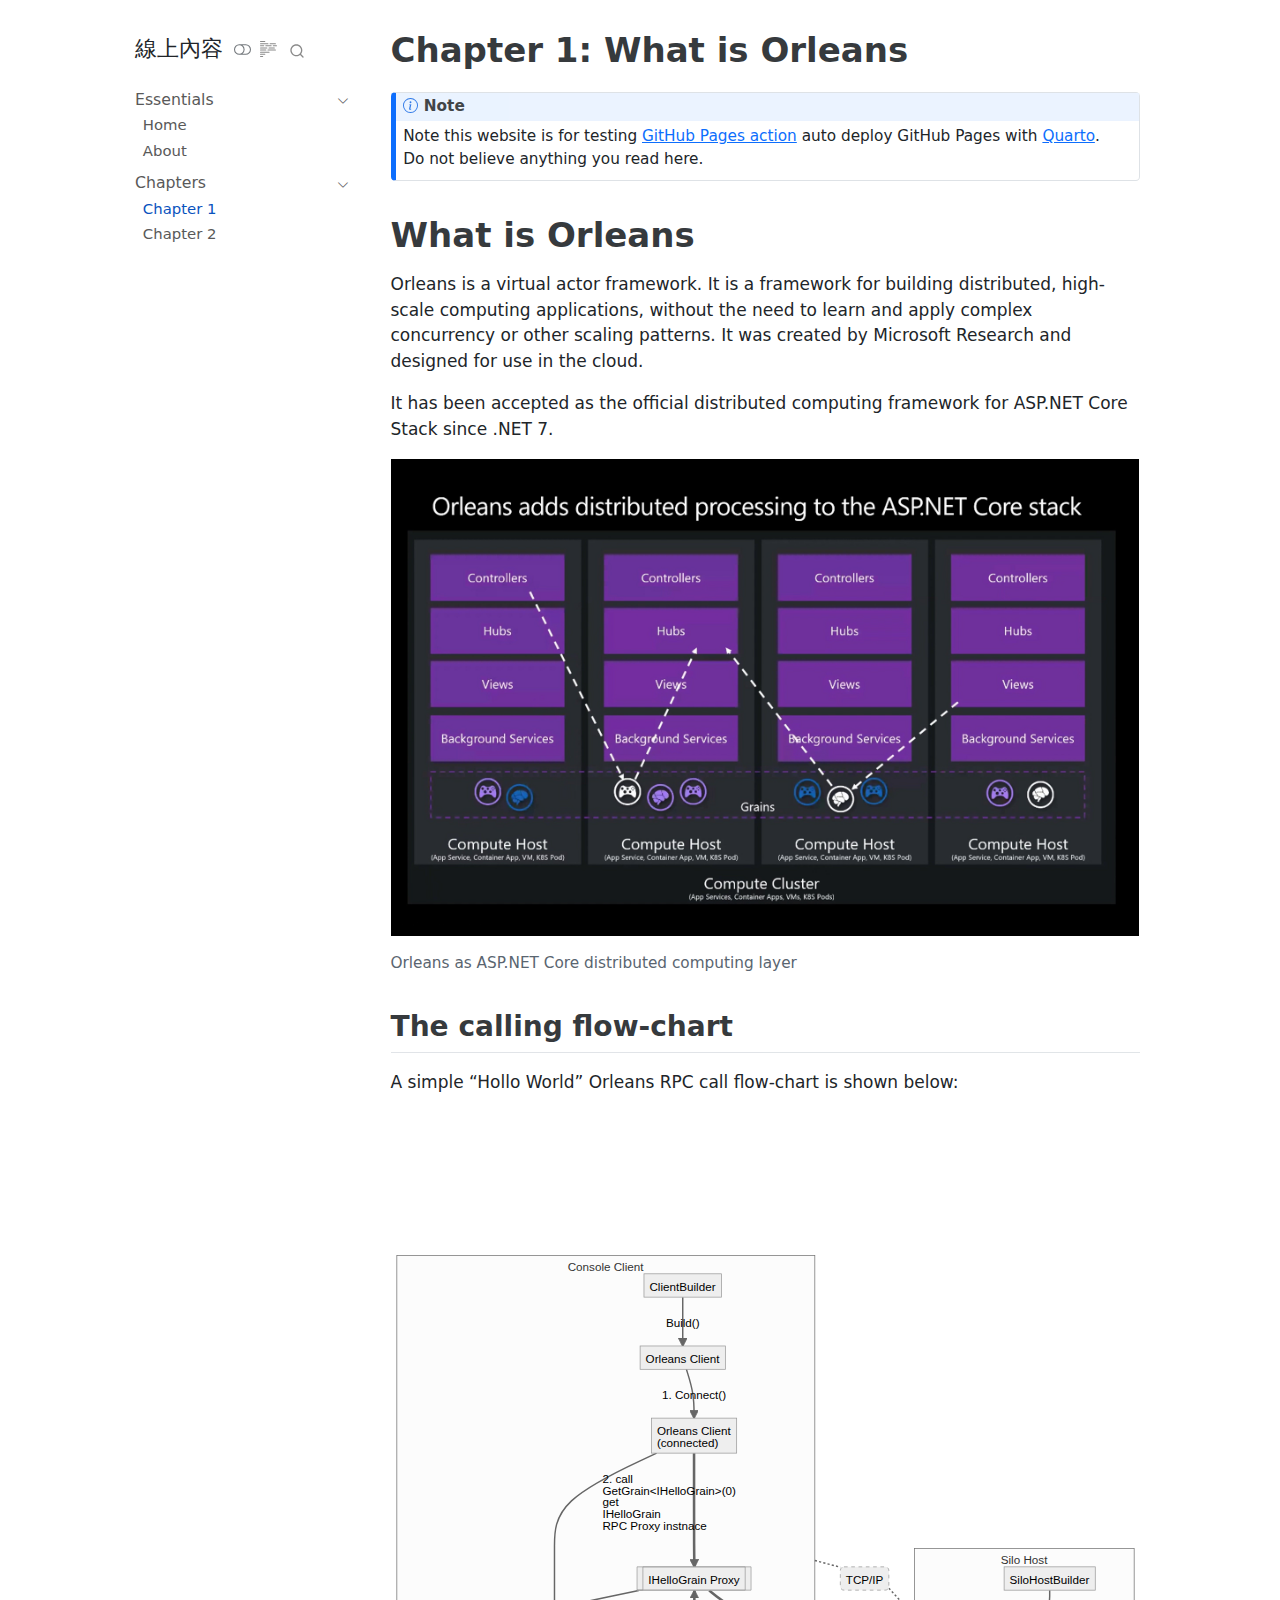
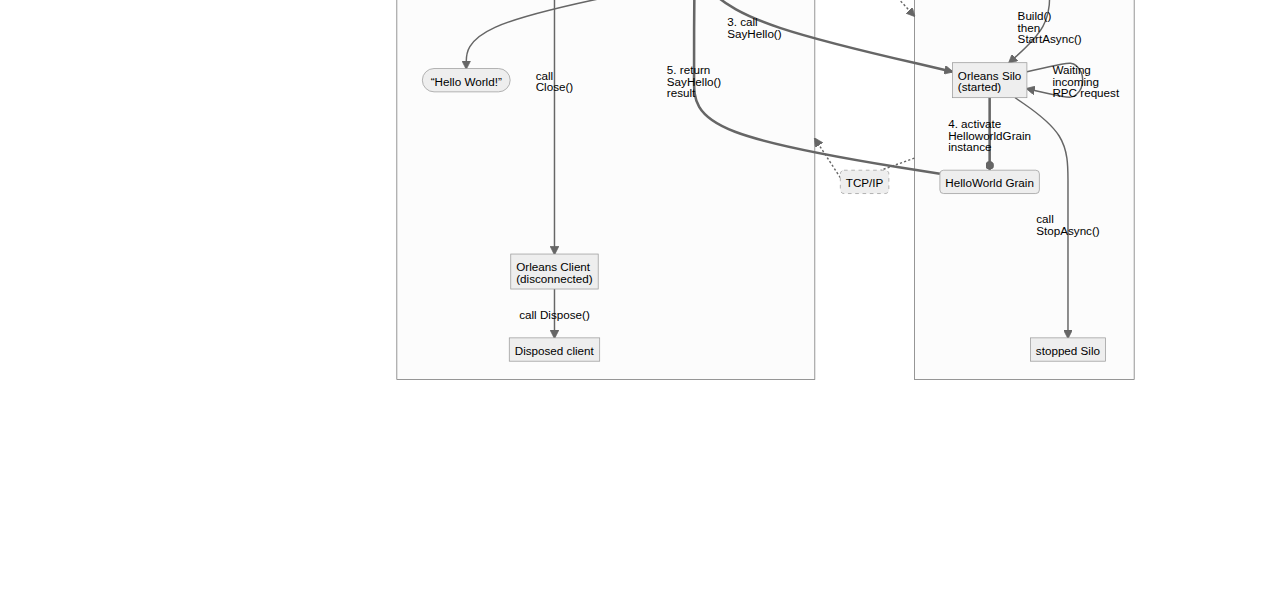
<file: chapters/chapter1/online_chapter1.html>
<!DOCTYPE html>
<html xmlns="http://www.w3.org/1999/xhtml" lang="en" xml:lang="en"><head>

<meta charset="utf-8">
<meta name="generator" content="quarto-1.3.450">

<meta name="viewport" content="width=device-width, initial-scale=1.0, user-scalable=yes">


<title>測試Quarto發布網站 - Chapter 1: What is Orleans</title>
<style>
code{white-space: pre-wrap;}
span.smallcaps{font-variant: small-caps;}
div.columns{display: flex; gap: min(4vw, 1.5em);}
div.column{flex: auto; overflow-x: auto;}
div.hanging-indent{margin-left: 1.5em; text-indent: -1.5em;}
ul.task-list{list-style: none;}
ul.task-list li input[type="checkbox"] {
  width: 0.8em;
  margin: 0 0.8em 0.2em -1em; /* quarto-specific, see https://github.com/quarto-dev/quarto-cli/issues/4556 */ 
  vertical-align: middle;
}
</style>


<script src="../../site_libs/quarto-nav/quarto-nav.js"></script>
<script src="../../site_libs/quarto-nav/headroom.min.js"></script>
<script src="../../site_libs/clipboard/clipboard.min.js"></script>
<script src="../../site_libs/quarto-search/autocomplete.umd.js"></script>
<script src="../../site_libs/quarto-search/fuse.min.js"></script>
<script src="../../site_libs/quarto-search/quarto-search.js"></script>
<meta name="quarto:offset" content="../../">
<script src="../../site_libs/quarto-html/quarto.js"></script>
<script src="../../site_libs/quarto-html/popper.min.js"></script>
<script src="../../site_libs/quarto-html/tippy.umd.min.js"></script>
<script src="../../site_libs/quarto-html/anchor.min.js"></script>
<link href="../../site_libs/quarto-html/tippy.css" rel="stylesheet">
<link href="../../site_libs/quarto-html/quarto-syntax-highlighting.css" rel="stylesheet" class="quarto-color-scheme" id="quarto-text-highlighting-styles">
<link href="../../site_libs/quarto-html/quarto-syntax-highlighting-dark.css" rel="prefetch" class="quarto-color-scheme quarto-color-alternate" id="quarto-text-highlighting-styles">
<script src="../../site_libs/bootstrap/bootstrap.min.js"></script>
<link href="../../site_libs/bootstrap/bootstrap-icons.css" rel="stylesheet">
<link href="../../site_libs/bootstrap/bootstrap.min.css" rel="stylesheet" class="quarto-color-scheme" id="quarto-bootstrap" data-mode="light">
<link href="../../site_libs/bootstrap/bootstrap-dark.min.css" rel="prefetch" class="quarto-color-scheme quarto-color-alternate" id="quarto-bootstrap" data-mode="dark">
<script id="quarto-search-options" type="application/json">{
  "location": "sidebar",
  "copy-button": false,
  "collapse-after": 3,
  "panel-placement": "start",
  "type": "overlay",
  "limit": 20,
  "language": {
    "search-no-results-text": "No results",
    "search-matching-documents-text": "matching documents",
    "search-copy-link-title": "Copy link to search",
    "search-hide-matches-text": "Hide additional matches",
    "search-more-match-text": "more match in this document",
    "search-more-matches-text": "more matches in this document",
    "search-clear-button-title": "Clear",
    "search-detached-cancel-button-title": "Cancel",
    "search-submit-button-title": "Submit",
    "search-label": "Search"
  }
}</script>
<meta name="mermaid-theme" content="neutral">
<script src="../../site_libs/quarto-diagram/mermaid.min.js"></script>
<script src="../../site_libs/quarto-diagram/mermaid-init.js"></script>
<link href="../../site_libs/quarto-diagram/mermaid.css" rel="stylesheet">


<link rel="stylesheet" href="../../styles.css">
<meta property="og:title" content="測試Quarto發布網站 - Chapter 1: What is Orleans">
<meta property="og:description" content="">
<meta property="og:image" content="./images/orleans-aspnetcore.png">
<meta property="og:site-name" content="測試Quarto發布網站">
<meta property="og:locale" content="zh_TW">
</head>

<body class="nav-sidebar floating fullcontent">

<div id="quarto-search-results"></div>
  <header id="quarto-header" class="headroom fixed-top">
  <nav class="quarto-secondary-nav">
    <div class="container-fluid d-flex">
      <button type="button" class="quarto-btn-toggle btn" data-bs-toggle="collapse" data-bs-target="#quarto-sidebar,#quarto-sidebar-glass" aria-controls="quarto-sidebar" aria-expanded="false" aria-label="Toggle sidebar navigation" onclick="if (window.quartoToggleHeadroom) { window.quartoToggleHeadroom(); }">
        <i class="bi bi-layout-text-sidebar-reverse"></i>
      </button>
      <nav class="quarto-page-breadcrumbs" aria-label="breadcrumb"><ol class="breadcrumb"><li class="breadcrumb-item"><a href="../../chapters/chapter1/online_chapter1.html">Chapters</a></li><li class="breadcrumb-item"><a href="../../chapters/chapter1/online_chapter1.html">Chapter 1</a></li></ol></nav>
      <a class="flex-grow-1" role="button" data-bs-toggle="collapse" data-bs-target="#quarto-sidebar,#quarto-sidebar-glass" aria-controls="quarto-sidebar" aria-expanded="false" aria-label="Toggle sidebar navigation" onclick="if (window.quartoToggleHeadroom) { window.quartoToggleHeadroom(); }">      
      </a>
      <button type="button" class="btn quarto-search-button" aria-label="" onclick="window.quartoOpenSearch();">
        <i class="bi bi-search"></i>
      </button>
    </div>
  </nav>
</header>
<!-- content -->
<div id="quarto-content" class="quarto-container page-columns page-rows-contents page-layout-article">
<!-- sidebar -->
  <nav id="quarto-sidebar" class="sidebar collapse collapse-horizontal sidebar-navigation floating overflow-auto">
    <div class="pt-lg-2 mt-2 text-left sidebar-header">
    <div class="sidebar-title mb-0 py-0">
      <a href="../../">線上內容</a> 
        <div class="sidebar-tools-main tools-wide">
  <a href="" class="quarto-color-scheme-toggle quarto-navigation-tool  px-1" onclick="window.quartoToggleColorScheme(); return false;" title="Toggle dark mode"><i class="bi"></i></a>
  <a href="" class="quarto-reader-toggle quarto-navigation-tool px-1" onclick="window.quartoToggleReader(); return false;" title="Toggle reader mode">
  <div class="quarto-reader-toggle-btn">
  <i class="bi"></i>
  </div>
</a>
    <div id="quarto-search" class="quarto-navigation-tool px-1" title="Search"></div>
</div>
    </div>
      </div>
    <div class="sidebar-menu-container"> 
    <ul class="list-unstyled mt-1">
        <li class="sidebar-item sidebar-item-section">
      <div class="sidebar-item-container"> 
            <a class="sidebar-item-text sidebar-link text-start" data-bs-toggle="collapse" data-bs-target="#quarto-sidebar-section-1" aria-expanded="true">
 <span class="menu-text">Essentials</span></a>
          <a class="sidebar-item-toggle text-start" data-bs-toggle="collapse" data-bs-target="#quarto-sidebar-section-1" aria-expanded="true" aria-label="Toggle section">
            <i class="bi bi-chevron-right ms-2"></i>
          </a> 
      </div>
      <ul id="quarto-sidebar-section-1" class="collapse list-unstyled sidebar-section depth1 show">  
          <li class="sidebar-item">
  <div class="sidebar-item-container"> 
  <a href="../../index.html" class="sidebar-item-text sidebar-link">
 <span class="menu-text">Home</span></a>
  </div>
</li>
          <li class="sidebar-item">
  <div class="sidebar-item-container"> 
  <a href="../../about.html" class="sidebar-item-text sidebar-link">
 <span class="menu-text">About</span></a>
  </div>
</li>
      </ul>
  </li>
        <li class="sidebar-item sidebar-item-section">
      <div class="sidebar-item-container"> 
            <a class="sidebar-item-text sidebar-link text-start" data-bs-toggle="collapse" data-bs-target="#quarto-sidebar-section-2" aria-expanded="true">
 <span class="menu-text">Chapters</span></a>
          <a class="sidebar-item-toggle text-start" data-bs-toggle="collapse" data-bs-target="#quarto-sidebar-section-2" aria-expanded="true" aria-label="Toggle section">
            <i class="bi bi-chevron-right ms-2"></i>
          </a> 
      </div>
      <ul id="quarto-sidebar-section-2" class="collapse list-unstyled sidebar-section depth1 show">  
          <li class="sidebar-item">
  <div class="sidebar-item-container"> 
  <a href="../../chapters/chapter1/online_chapter1.html" class="sidebar-item-text sidebar-link active">
 <span class="menu-text">Chapter 1</span></a>
  </div>
</li>
          <li class="sidebar-item">
  <div class="sidebar-item-container"> 
  <a href="../../chapters/chapter2/online_chapter2.html" class="sidebar-item-text sidebar-link">
 <span class="menu-text">Chapter 2</span></a>
  </div>
</li>
      </ul>
  </li>
    </ul>
    </div>
</nav>
<div id="quarto-sidebar-glass" data-bs-toggle="collapse" data-bs-target="#quarto-sidebar,#quarto-sidebar-glass"></div>
<!-- margin-sidebar -->
    
<!-- main -->
<main class="content" id="quarto-document-content">

<header id="title-block-header" class="quarto-title-block default">
<div class="quarto-title">
<h1 class="title">Chapter 1: What is Orleans</h1>
</div>



<div class="quarto-title-meta">

    
  
    
  </div>
  

</header>

<div class="callout callout-style-default callout-note callout-titled">
<div class="callout-header d-flex align-content-center">
<div class="callout-icon-container">
<i class="callout-icon"></i>
</div>
<div class="callout-title-container flex-fill">
Note
</div>
</div>
<div class="callout-body-container callout-body">
<p>Note this website is for testing <a href="https://github.com/marketplace/actions/github-pages-action">GitHub Pages action</a> auto deploy GitHub Pages with <a href="https://quarto.org/">Quarto</a>.<br>
Do not believe anything you read here.</p>
</div>
</div>
<section id="what-is-orleans" class="level1">
<h1>What is Orleans</h1>
<p>Orleans is a virtual actor framework. It is a framework for building distributed, high-scale computing applications, without the need to learn and apply complex concurrency or other scaling patterns. It was created by Microsoft Research and designed for use in the cloud.</p>
<p>It has been accepted as the official distributed computing framework for ASP.NET Core Stack since .NET 7.</p>
<div class="quarto-figure quarto-figure-center">
<figure class="figure">
<p><img src="./images/orleans-aspnetcore.png" class="img-fluid figure-img"></p>
<figcaption class="figure-caption">Orleans as ASP.NET Core distributed computing layer</figcaption>
</figure>
</div>
<section id="the-calling-flow-chart" class="level2">
<h2 class="anchored" data-anchor-id="the-calling-flow-chart">The calling flow-chart</h2>
<p>A simple “Hollo World” Orleans RPC call flow-chart is shown below:</p>
<div class="cell">
<div class="cell-output-display">
<div>
<div>
<pre class="mermaid mermaid-js">flowchart TB
    client -.- tcpip01("TCP/IP")
    tcpip01 -.-&gt; server
    server -.- tcpip02("TCP/IP")
    tcpip02 -.-&gt; client
    style tcpip01 stroke-dasharray: 5 5
    style tcpip02 stroke-dasharray: 5 5
    subgraph server [Silo Host]
        SiloHostBuilder --&gt;|"Build()\nthen\nStartAsync()"| silo["Orleans Silo\n(started)"]
        silo --&gt;|"Waiting\nincoming\nRPC request"| silo
        silo == "4. activate\nHelloworldGrain\ninstance" ==o helloworld_grain(HelloWorld Grain)
        silo -- "call\nStopAsync()" ----&gt; stopped["stopped Silo"]
    end
    subgraph client [Console Client]
        ClientBuilder --&gt;|"Build()"| orleans_client[Orleans Client]
        orleans_client --&gt;|"1. Connect()"| connected_client["Orleans Client\n(connected)"]
        connected_client == "2. call\nGetGrain#lt;IHelloGrain#gt;(0)\n\n\nget\nIHelloGrain\nRPC Proxy instnace" ==&gt; ihello_proxy[[IHelloGrain Proxy]]           
        ihello_proxy == "3. call\n SayHello()" ==&gt;silo
        helloworld_grain == "5. return\nSayHello()\nresult" ==&gt;ihello_proxy --&gt; rpc_result(["“Hello World!”"])
        connected_client -----&gt;|"call\nClose()"| disconnected_client["Orleans Client\n(disconnected)"] --&gt;|"call Dispose()"|dispoed[Disposed client]
    end
</pre>
</div>
</div>
</div>
</div>


</section>
</section>

</main> <!-- /main -->
<script id="quarto-html-after-body" type="application/javascript">
window.document.addEventListener("DOMContentLoaded", function (event) {
  const toggleBodyColorMode = (bsSheetEl) => {
    const mode = bsSheetEl.getAttribute("data-mode");
    const bodyEl = window.document.querySelector("body");
    if (mode === "dark") {
      bodyEl.classList.add("quarto-dark");
      bodyEl.classList.remove("quarto-light");
    } else {
      bodyEl.classList.add("quarto-light");
      bodyEl.classList.remove("quarto-dark");
    }
  }
  const toggleBodyColorPrimary = () => {
    const bsSheetEl = window.document.querySelector("link#quarto-bootstrap");
    if (bsSheetEl) {
      toggleBodyColorMode(bsSheetEl);
    }
  }
  toggleBodyColorPrimary();  
  const disableStylesheet = (stylesheets) => {
    for (let i=0; i < stylesheets.length; i++) {
      const stylesheet = stylesheets[i];
      stylesheet.rel = 'prefetch';
    }
  }
  const enableStylesheet = (stylesheets) => {
    for (let i=0; i < stylesheets.length; i++) {
      const stylesheet = stylesheets[i];
      stylesheet.rel = 'stylesheet';
    }
  }
  const manageTransitions = (selector, allowTransitions) => {
    const els = window.document.querySelectorAll(selector);
    for (let i=0; i < els.length; i++) {
      const el = els[i];
      if (allowTransitions) {
        el.classList.remove('notransition');
      } else {
        el.classList.add('notransition');
      }
    }
  }
  const toggleColorMode = (alternate) => {
    // Switch the stylesheets
    const alternateStylesheets = window.document.querySelectorAll('link.quarto-color-scheme.quarto-color-alternate');
    manageTransitions('#quarto-margin-sidebar .nav-link', false);
    if (alternate) {
      enableStylesheet(alternateStylesheets);
      for (const sheetNode of alternateStylesheets) {
        if (sheetNode.id === "quarto-bootstrap") {
          toggleBodyColorMode(sheetNode);
        }
      }
    } else {
      disableStylesheet(alternateStylesheets);
      toggleBodyColorPrimary();
    }
    manageTransitions('#quarto-margin-sidebar .nav-link', true);
    // Switch the toggles
    const toggles = window.document.querySelectorAll('.quarto-color-scheme-toggle');
    for (let i=0; i < toggles.length; i++) {
      const toggle = toggles[i];
      if (toggle) {
        if (alternate) {
          toggle.classList.add("alternate");     
        } else {
          toggle.classList.remove("alternate");
        }
      }
    }
    // Hack to workaround the fact that safari doesn't
    // properly recolor the scrollbar when toggling (#1455)
    if (navigator.userAgent.indexOf('Safari') > 0 && navigator.userAgent.indexOf('Chrome') == -1) {
      manageTransitions("body", false);
      window.scrollTo(0, 1);
      setTimeout(() => {
        window.scrollTo(0, 0);
        manageTransitions("body", true);
      }, 40);  
    }
  }
  const isFileUrl = () => { 
    return window.location.protocol === 'file:';
  }
  const hasAlternateSentinel = () => {  
    let styleSentinel = getColorSchemeSentinel();
    if (styleSentinel !== null) {
      return styleSentinel === "alternate";
    } else {
      return false;
    }
  }
  const setStyleSentinel = (alternate) => {
    const value = alternate ? "alternate" : "default";
    if (!isFileUrl()) {
      window.localStorage.setItem("quarto-color-scheme", value);
    } else {
      localAlternateSentinel = value;
    }
  }
  const getColorSchemeSentinel = () => {
    if (!isFileUrl()) {
      const storageValue = window.localStorage.getItem("quarto-color-scheme");
      return storageValue != null ? storageValue : localAlternateSentinel;
    } else {
      return localAlternateSentinel;
    }
  }
  let localAlternateSentinel = 'default';
  // Dark / light mode switch
  window.quartoToggleColorScheme = () => {
    // Read the current dark / light value 
    let toAlternate = !hasAlternateSentinel();
    toggleColorMode(toAlternate);
    setStyleSentinel(toAlternate);
  };
  // Ensure there is a toggle, if there isn't float one in the top right
  if (window.document.querySelector('.quarto-color-scheme-toggle') === null) {
    const a = window.document.createElement('a');
    a.classList.add('top-right');
    a.classList.add('quarto-color-scheme-toggle');
    a.href = "";
    a.onclick = function() { try { window.quartoToggleColorScheme(); } catch {} return false; };
    const i = window.document.createElement("i");
    i.classList.add('bi');
    a.appendChild(i);
    window.document.body.appendChild(a);
  }
  // Switch to dark mode if need be
  if (hasAlternateSentinel()) {
    toggleColorMode(true);
  } else {
    toggleColorMode(false);
  }
  const icon = "";
  const anchorJS = new window.AnchorJS();
  anchorJS.options = {
    placement: 'right',
    icon: icon
  };
  anchorJS.add('.anchored');
  const isCodeAnnotation = (el) => {
    for (const clz of el.classList) {
      if (clz.startsWith('code-annotation-')) {                     
        return true;
      }
    }
    return false;
  }
  const clipboard = new window.ClipboardJS('.code-copy-button', {
    text: function(trigger) {
      const codeEl = trigger.previousElementSibling.cloneNode(true);
      for (const childEl of codeEl.children) {
        if (isCodeAnnotation(childEl)) {
          childEl.remove();
        }
      }
      return codeEl.innerText;
    }
  });
  clipboard.on('success', function(e) {
    // button target
    const button = e.trigger;
    // don't keep focus
    button.blur();
    // flash "checked"
    button.classList.add('code-copy-button-checked');
    var currentTitle = button.getAttribute("title");
    button.setAttribute("title", "Copied!");
    let tooltip;
    if (window.bootstrap) {
      button.setAttribute("data-bs-toggle", "tooltip");
      button.setAttribute("data-bs-placement", "left");
      button.setAttribute("data-bs-title", "Copied!");
      tooltip = new bootstrap.Tooltip(button, 
        { trigger: "manual", 
          customClass: "code-copy-button-tooltip",
          offset: [0, -8]});
      tooltip.show();    
    }
    setTimeout(function() {
      if (tooltip) {
        tooltip.hide();
        button.removeAttribute("data-bs-title");
        button.removeAttribute("data-bs-toggle");
        button.removeAttribute("data-bs-placement");
      }
      button.setAttribute("title", currentTitle);
      button.classList.remove('code-copy-button-checked');
    }, 1000);
    // clear code selection
    e.clearSelection();
  });
  function tippyHover(el, contentFn) {
    const config = {
      allowHTML: true,
      content: contentFn,
      maxWidth: 500,
      delay: 100,
      arrow: false,
      appendTo: function(el) {
          return el.parentElement;
      },
      interactive: true,
      interactiveBorder: 10,
      theme: 'quarto',
      placement: 'bottom-start'
    };
    window.tippy(el, config); 
  }
  const noterefs = window.document.querySelectorAll('a[role="doc-noteref"]');
  for (var i=0; i<noterefs.length; i++) {
    const ref = noterefs[i];
    tippyHover(ref, function() {
      // use id or data attribute instead here
      let href = ref.getAttribute('data-footnote-href') || ref.getAttribute('href');
      try { href = new URL(href).hash; } catch {}
      const id = href.replace(/^#\/?/, "");
      const note = window.document.getElementById(id);
      return note.innerHTML;
    });
  }
      let selectedAnnoteEl;
      const selectorForAnnotation = ( cell, annotation) => {
        let cellAttr = 'data-code-cell="' + cell + '"';
        let lineAttr = 'data-code-annotation="' +  annotation + '"';
        const selector = 'span[' + cellAttr + '][' + lineAttr + ']';
        return selector;
      }
      const selectCodeLines = (annoteEl) => {
        const doc = window.document;
        const targetCell = annoteEl.getAttribute("data-target-cell");
        const targetAnnotation = annoteEl.getAttribute("data-target-annotation");
        const annoteSpan = window.document.querySelector(selectorForAnnotation(targetCell, targetAnnotation));
        const lines = annoteSpan.getAttribute("data-code-lines").split(",");
        const lineIds = lines.map((line) => {
          return targetCell + "-" + line;
        })
        let top = null;
        let height = null;
        let parent = null;
        if (lineIds.length > 0) {
            //compute the position of the single el (top and bottom and make a div)
            const el = window.document.getElementById(lineIds[0]);
            top = el.offsetTop;
            height = el.offsetHeight;
            parent = el.parentElement.parentElement;
          if (lineIds.length > 1) {
            const lastEl = window.document.getElementById(lineIds[lineIds.length - 1]);
            const bottom = lastEl.offsetTop + lastEl.offsetHeight;
            height = bottom - top;
          }
          if (top !== null && height !== null && parent !== null) {
            // cook up a div (if necessary) and position it 
            let div = window.document.getElementById("code-annotation-line-highlight");
            if (div === null) {
              div = window.document.createElement("div");
              div.setAttribute("id", "code-annotation-line-highlight");
              div.style.position = 'absolute';
              parent.appendChild(div);
            }
            div.style.top = top - 2 + "px";
            div.style.height = height + 4 + "px";
            let gutterDiv = window.document.getElementById("code-annotation-line-highlight-gutter");
            if (gutterDiv === null) {
              gutterDiv = window.document.createElement("div");
              gutterDiv.setAttribute("id", "code-annotation-line-highlight-gutter");
              gutterDiv.style.position = 'absolute';
              const codeCell = window.document.getElementById(targetCell);
              const gutter = codeCell.querySelector('.code-annotation-gutter');
              gutter.appendChild(gutterDiv);
            }
            gutterDiv.style.top = top - 2 + "px";
            gutterDiv.style.height = height + 4 + "px";
          }
          selectedAnnoteEl = annoteEl;
        }
      };
      const unselectCodeLines = () => {
        const elementsIds = ["code-annotation-line-highlight", "code-annotation-line-highlight-gutter"];
        elementsIds.forEach((elId) => {
          const div = window.document.getElementById(elId);
          if (div) {
            div.remove();
          }
        });
        selectedAnnoteEl = undefined;
      };
      // Attach click handler to the DT
      const annoteDls = window.document.querySelectorAll('dt[data-target-cell]');
      for (const annoteDlNode of annoteDls) {
        annoteDlNode.addEventListener('click', (event) => {
          const clickedEl = event.target;
          if (clickedEl !== selectedAnnoteEl) {
            unselectCodeLines();
            const activeEl = window.document.querySelector('dt[data-target-cell].code-annotation-active');
            if (activeEl) {
              activeEl.classList.remove('code-annotation-active');
            }
            selectCodeLines(clickedEl);
            clickedEl.classList.add('code-annotation-active');
          } else {
            // Unselect the line
            unselectCodeLines();
            clickedEl.classList.remove('code-annotation-active');
          }
        });
      }
  const findCites = (el) => {
    const parentEl = el.parentElement;
    if (parentEl) {
      const cites = parentEl.dataset.cites;
      if (cites) {
        return {
          el,
          cites: cites.split(' ')
        };
      } else {
        return findCites(el.parentElement)
      }
    } else {
      return undefined;
    }
  };
  var bibliorefs = window.document.querySelectorAll('a[role="doc-biblioref"]');
  for (var i=0; i<bibliorefs.length; i++) {
    const ref = bibliorefs[i];
    const citeInfo = findCites(ref);
    if (citeInfo) {
      tippyHover(citeInfo.el, function() {
        var popup = window.document.createElement('div');
        citeInfo.cites.forEach(function(cite) {
          var citeDiv = window.document.createElement('div');
          citeDiv.classList.add('hanging-indent');
          citeDiv.classList.add('csl-entry');
          var biblioDiv = window.document.getElementById('ref-' + cite);
          if (biblioDiv) {
            citeDiv.innerHTML = biblioDiv.innerHTML;
          }
          popup.appendChild(citeDiv);
        });
        return popup.innerHTML;
      });
    }
  }
});
</script>
</div> <!-- /content -->



</body></html>
</file>
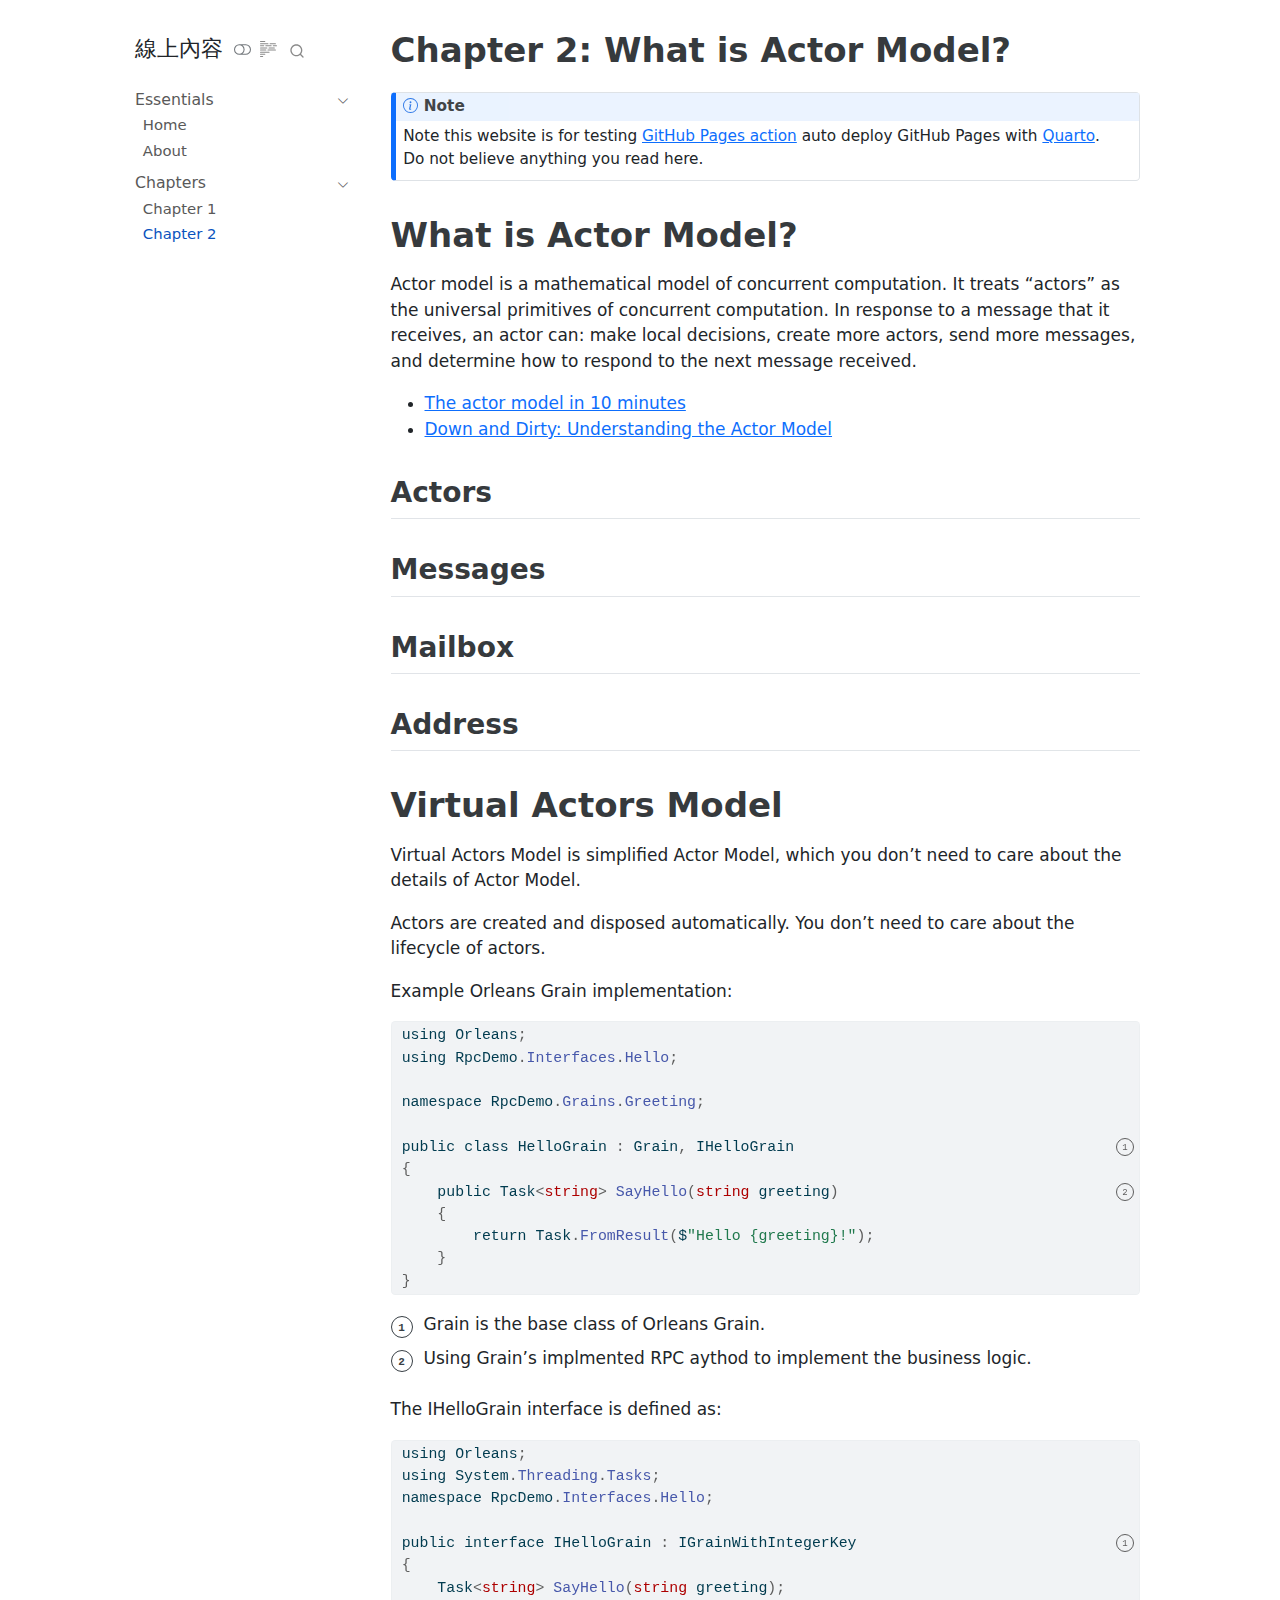
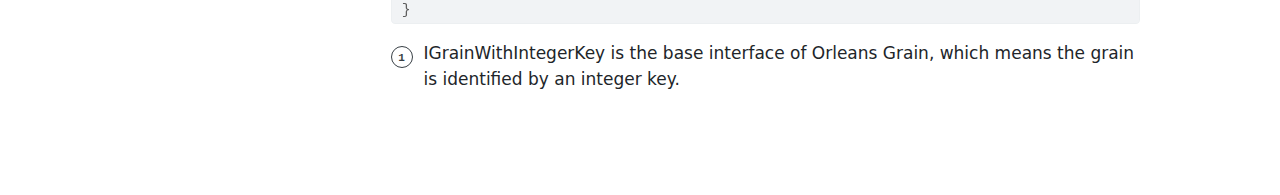
<file: chapters/chapter2/online_chapter2.html>
<!DOCTYPE html>
<html xmlns="http://www.w3.org/1999/xhtml" lang="en" xml:lang="en"><head>

<meta charset="utf-8">
<meta name="generator" content="quarto-1.3.450">

<meta name="viewport" content="width=device-width, initial-scale=1.0, user-scalable=yes">


<title>測試Quarto發布網站 - Chapter 2: What is Actor Model?</title>
<style>
code{white-space: pre-wrap;}
span.smallcaps{font-variant: small-caps;}
div.columns{display: flex; gap: min(4vw, 1.5em);}
div.column{flex: auto; overflow-x: auto;}
div.hanging-indent{margin-left: 1.5em; text-indent: -1.5em;}
ul.task-list{list-style: none;}
ul.task-list li input[type="checkbox"] {
  width: 0.8em;
  margin: 0 0.8em 0.2em -1em; /* quarto-specific, see https://github.com/quarto-dev/quarto-cli/issues/4556 */ 
  vertical-align: middle;
}
/* CSS for syntax highlighting */
pre > code.sourceCode { white-space: pre; position: relative; }
pre > code.sourceCode > span { display: inline-block; line-height: 1.25; }
pre > code.sourceCode > span:empty { height: 1.2em; }
.sourceCode { overflow: visible; }
code.sourceCode > span { color: inherit; text-decoration: inherit; }
div.sourceCode { margin: 1em 0; }
pre.sourceCode { margin: 0; }
@media screen {
div.sourceCode { overflow: auto; }
}
@media print {
pre > code.sourceCode { white-space: pre-wrap; }
pre > code.sourceCode > span { text-indent: -5em; padding-left: 5em; }
}
pre.numberSource code
  { counter-reset: source-line 0; }
pre.numberSource code > span
  { position: relative; left: -4em; counter-increment: source-line; }
pre.numberSource code > span > a:first-child::before
  { content: counter(source-line);
    position: relative; left: -1em; text-align: right; vertical-align: baseline;
    border: none; display: inline-block;
    -webkit-touch-callout: none; -webkit-user-select: none;
    -khtml-user-select: none; -moz-user-select: none;
    -ms-user-select: none; user-select: none;
    padding: 0 4px; width: 4em;
  }
pre.numberSource { margin-left: 3em;  padding-left: 4px; }
div.sourceCode
  {   }
@media screen {
pre > code.sourceCode > span > a:first-child::before { text-decoration: underline; }
}
</style>


<script src="../../site_libs/quarto-nav/quarto-nav.js"></script>
<script src="../../site_libs/quarto-nav/headroom.min.js"></script>
<script src="../../site_libs/clipboard/clipboard.min.js"></script>
<script src="../../site_libs/quarto-search/autocomplete.umd.js"></script>
<script src="../../site_libs/quarto-search/fuse.min.js"></script>
<script src="../../site_libs/quarto-search/quarto-search.js"></script>
<meta name="quarto:offset" content="../../">
<script src="../../site_libs/quarto-html/quarto.js"></script>
<script src="../../site_libs/quarto-html/popper.min.js"></script>
<script src="../../site_libs/quarto-html/tippy.umd.min.js"></script>
<script src="../../site_libs/quarto-html/anchor.min.js"></script>
<link href="../../site_libs/quarto-html/tippy.css" rel="stylesheet">
<link href="../../site_libs/quarto-html/quarto-syntax-highlighting.css" rel="stylesheet" class="quarto-color-scheme" id="quarto-text-highlighting-styles">
<link href="../../site_libs/quarto-html/quarto-syntax-highlighting-dark.css" rel="prefetch" class="quarto-color-scheme quarto-color-alternate" id="quarto-text-highlighting-styles">
<script src="../../site_libs/bootstrap/bootstrap.min.js"></script>
<link href="../../site_libs/bootstrap/bootstrap-icons.css" rel="stylesheet">
<link href="../../site_libs/bootstrap/bootstrap.min.css" rel="stylesheet" class="quarto-color-scheme" id="quarto-bootstrap" data-mode="light">
<link href="../../site_libs/bootstrap/bootstrap-dark.min.css" rel="prefetch" class="quarto-color-scheme quarto-color-alternate" id="quarto-bootstrap" data-mode="dark">
<script id="quarto-search-options" type="application/json">{
  "location": "sidebar",
  "copy-button": false,
  "collapse-after": 3,
  "panel-placement": "start",
  "type": "overlay",
  "limit": 20,
  "language": {
    "search-no-results-text": "No results",
    "search-matching-documents-text": "matching documents",
    "search-copy-link-title": "Copy link to search",
    "search-hide-matches-text": "Hide additional matches",
    "search-more-match-text": "more match in this document",
    "search-more-matches-text": "more matches in this document",
    "search-clear-button-title": "Clear",
    "search-detached-cancel-button-title": "Cancel",
    "search-submit-button-title": "Submit",
    "search-label": "Search"
  }
}</script>


<link rel="stylesheet" href="../../styles.css">
<meta property="og:title" content="測試Quarto發布網站 - Chapter 2: What is Actor Model?">
<meta property="og:description" content="">
<meta property="og:site-name" content="測試Quarto發布網站">
<meta property="og:locale" content="zh_TW">
</head>

<body class="nav-sidebar floating fullcontent">

<div id="quarto-search-results"></div>
  <header id="quarto-header" class="headroom fixed-top">
  <nav class="quarto-secondary-nav">
    <div class="container-fluid d-flex">
      <button type="button" class="quarto-btn-toggle btn" data-bs-toggle="collapse" data-bs-target="#quarto-sidebar,#quarto-sidebar-glass" aria-controls="quarto-sidebar" aria-expanded="false" aria-label="Toggle sidebar navigation" onclick="if (window.quartoToggleHeadroom) { window.quartoToggleHeadroom(); }">
        <i class="bi bi-layout-text-sidebar-reverse"></i>
      </button>
      <nav class="quarto-page-breadcrumbs" aria-label="breadcrumb"><ol class="breadcrumb"><li class="breadcrumb-item"><a href="../../chapters/chapter1/online_chapter1.html">Chapters</a></li><li class="breadcrumb-item"><a href="../../chapters/chapter2/online_chapter2.html">Chapter 2</a></li></ol></nav>
      <a class="flex-grow-1" role="button" data-bs-toggle="collapse" data-bs-target="#quarto-sidebar,#quarto-sidebar-glass" aria-controls="quarto-sidebar" aria-expanded="false" aria-label="Toggle sidebar navigation" onclick="if (window.quartoToggleHeadroom) { window.quartoToggleHeadroom(); }">      
      </a>
      <button type="button" class="btn quarto-search-button" aria-label="" onclick="window.quartoOpenSearch();">
        <i class="bi bi-search"></i>
      </button>
    </div>
  </nav>
</header>
<!-- content -->
<div id="quarto-content" class="quarto-container page-columns page-rows-contents page-layout-article">
<!-- sidebar -->
  <nav id="quarto-sidebar" class="sidebar collapse collapse-horizontal sidebar-navigation floating overflow-auto">
    <div class="pt-lg-2 mt-2 text-left sidebar-header">
    <div class="sidebar-title mb-0 py-0">
      <a href="../../">線上內容</a> 
        <div class="sidebar-tools-main tools-wide">
  <a href="" class="quarto-color-scheme-toggle quarto-navigation-tool  px-1" onclick="window.quartoToggleColorScheme(); return false;" title="Toggle dark mode"><i class="bi"></i></a>
  <a href="" class="quarto-reader-toggle quarto-navigation-tool px-1" onclick="window.quartoToggleReader(); return false;" title="Toggle reader mode">
  <div class="quarto-reader-toggle-btn">
  <i class="bi"></i>
  </div>
</a>
    <div id="quarto-search" class="quarto-navigation-tool px-1" title="Search"></div>
</div>
    </div>
      </div>
    <div class="sidebar-menu-container"> 
    <ul class="list-unstyled mt-1">
        <li class="sidebar-item sidebar-item-section">
      <div class="sidebar-item-container"> 
            <a class="sidebar-item-text sidebar-link text-start" data-bs-toggle="collapse" data-bs-target="#quarto-sidebar-section-1" aria-expanded="true">
 <span class="menu-text">Essentials</span></a>
          <a class="sidebar-item-toggle text-start" data-bs-toggle="collapse" data-bs-target="#quarto-sidebar-section-1" aria-expanded="true" aria-label="Toggle section">
            <i class="bi bi-chevron-right ms-2"></i>
          </a> 
      </div>
      <ul id="quarto-sidebar-section-1" class="collapse list-unstyled sidebar-section depth1 show">  
          <li class="sidebar-item">
  <div class="sidebar-item-container"> 
  <a href="../../index.html" class="sidebar-item-text sidebar-link">
 <span class="menu-text">Home</span></a>
  </div>
</li>
          <li class="sidebar-item">
  <div class="sidebar-item-container"> 
  <a href="../../about.html" class="sidebar-item-text sidebar-link">
 <span class="menu-text">About</span></a>
  </div>
</li>
      </ul>
  </li>
        <li class="sidebar-item sidebar-item-section">
      <div class="sidebar-item-container"> 
            <a class="sidebar-item-text sidebar-link text-start" data-bs-toggle="collapse" data-bs-target="#quarto-sidebar-section-2" aria-expanded="true">
 <span class="menu-text">Chapters</span></a>
          <a class="sidebar-item-toggle text-start" data-bs-toggle="collapse" data-bs-target="#quarto-sidebar-section-2" aria-expanded="true" aria-label="Toggle section">
            <i class="bi bi-chevron-right ms-2"></i>
          </a> 
      </div>
      <ul id="quarto-sidebar-section-2" class="collapse list-unstyled sidebar-section depth1 show">  
          <li class="sidebar-item">
  <div class="sidebar-item-container"> 
  <a href="../../chapters/chapter1/online_chapter1.html" class="sidebar-item-text sidebar-link">
 <span class="menu-text">Chapter 1</span></a>
  </div>
</li>
          <li class="sidebar-item">
  <div class="sidebar-item-container"> 
  <a href="../../chapters/chapter2/online_chapter2.html" class="sidebar-item-text sidebar-link active">
 <span class="menu-text">Chapter 2</span></a>
  </div>
</li>
      </ul>
  </li>
    </ul>
    </div>
</nav>
<div id="quarto-sidebar-glass" data-bs-toggle="collapse" data-bs-target="#quarto-sidebar,#quarto-sidebar-glass"></div>
<!-- margin-sidebar -->
    
<!-- main -->
<main class="content" id="quarto-document-content">

<header id="title-block-header" class="quarto-title-block default">
<div class="quarto-title">
<h1 class="title">Chapter 2: What is Actor Model?</h1>
</div>



<div class="quarto-title-meta">

    
  
    
  </div>
  

</header>

<div class="callout callout-style-default callout-note callout-titled">
<div class="callout-header d-flex align-content-center">
<div class="callout-icon-container">
<i class="callout-icon"></i>
</div>
<div class="callout-title-container flex-fill">
Note
</div>
</div>
<div class="callout-body-container callout-body">
<p>Note this website is for testing <a href="https://github.com/marketplace/actions/github-pages-action">GitHub Pages action</a> auto deploy GitHub Pages with <a href="https://quarto.org/">Quarto</a>.<br>
Do not believe anything you read here.</p>
</div>
</div>
<section id="what-is-actor-model" class="level1">
<h1>What is Actor Model?</h1>
<p>Actor model is a mathematical model of concurrent computation. It treats “actors” as the universal primitives of concurrent computation. In response to a message that it receives, an actor can: make local decisions, create more actors, send more messages, and determine how to respond to the next message received.</p>
<ul>
<li><a href="https://www.brianstorti.com/the-actor-model/">The actor model in 10 minutes</a></li>
<li><a href="https://www.developer.com/design/down-and-dirty-understanding-the-actor-model/">Down and Dirty: Understanding the Actor Model</a></li>
</ul>
<section id="actors" class="level2">
<h2 class="anchored" data-anchor-id="actors">Actors</h2>
</section>
<section id="messages" class="level2">
<h2 class="anchored" data-anchor-id="messages">Messages</h2>
</section>
<section id="mailbox" class="level2">
<h2 class="anchored" data-anchor-id="mailbox">Mailbox</h2>
</section>
<section id="address" class="level2">
<h2 class="anchored" data-anchor-id="address">Address</h2>
</section>
</section>
<section id="virtual-actors-model" class="level1">
<h1>Virtual Actors Model</h1>
<p>Virtual Actors Model is simplified Actor Model, which you don’t need to care about the details of Actor Model.</p>
<p>Actors are created and disposed automatically. You don’t need to care about the lifecycle of actors.</p>
<p>Example Orleans Grain implementation:</p>
<div class="sourceCode" id="annotated-cell-1"><pre class="sourceCode csharp code-annotation-code code-with-copy code-annotated"><code class="sourceCode cs"><span id="annotated-cell-1-1"><a href="#annotated-cell-1-1" aria-hidden="true" tabindex="-1"></a><span class="kw">using</span> Orleans<span class="op">;</span></span>
<span id="annotated-cell-1-2"><a href="#annotated-cell-1-2" aria-hidden="true" tabindex="-1"></a><span class="kw">using</span> RpcDemo<span class="op">.</span><span class="fu">Interfaces</span><span class="op">.</span><span class="fu">Hello</span><span class="op">;</span></span>
<span id="annotated-cell-1-3"><a href="#annotated-cell-1-3" aria-hidden="true" tabindex="-1"></a></span>
<span id="annotated-cell-1-4"><a href="#annotated-cell-1-4" aria-hidden="true" tabindex="-1"></a><span class="kw">namespace</span> RpcDemo<span class="op">.</span><span class="fu">Grains</span><span class="op">.</span><span class="fu">Greeting</span><span class="op">;</span></span>
<span id="annotated-cell-1-5"><a href="#annotated-cell-1-5" aria-hidden="true" tabindex="-1"></a></span>
<a class="code-annotation-anchor" data-target-cell="annotated-cell-1" data-target-annotation="1" onclick="event.preventDefault();">1</a><span id="annotated-cell-1-6" class="code-annotation-target"><a href="#annotated-cell-1-6" aria-hidden="true" tabindex="-1"></a><span class="kw">public</span> <span class="kw">class</span> HelloGrain <span class="op">:</span> Grain<span class="op">,</span> IHelloGrain</span>
<span id="annotated-cell-1-7"><a href="#annotated-cell-1-7" aria-hidden="true" tabindex="-1"></a><span class="op">{</span></span>
<a class="code-annotation-anchor" data-target-cell="annotated-cell-1" data-target-annotation="2" onclick="event.preventDefault();">2</a><span id="annotated-cell-1-8" class="code-annotation-target"><a href="#annotated-cell-1-8" aria-hidden="true" tabindex="-1"></a>    <span class="kw">public</span> Task<span class="op">&lt;</span><span class="dt">string</span><span class="op">&gt;</span> <span class="fu">SayHello</span><span class="op">(</span><span class="dt">string</span> greeting<span class="op">)</span></span>
<span id="annotated-cell-1-9"><a href="#annotated-cell-1-9" aria-hidden="true" tabindex="-1"></a>    <span class="op">{</span></span>
<span id="annotated-cell-1-10"><a href="#annotated-cell-1-10" aria-hidden="true" tabindex="-1"></a>        <span class="kw">return</span> Task<span class="op">.</span><span class="fu">FromResult</span><span class="op">(</span>$<span class="st">"Hello {greeting}!"</span><span class="op">);</span></span>
<span id="annotated-cell-1-11"><a href="#annotated-cell-1-11" aria-hidden="true" tabindex="-1"></a>    <span class="op">}</span></span>
<span id="annotated-cell-1-12"><a href="#annotated-cell-1-12" aria-hidden="true" tabindex="-1"></a><span class="op">}</span></span><div class="code-annotation-gutter-bg"></div><div class="code-annotation-gutter"></div></code><button title="Copy to Clipboard" class="code-copy-button"><i class="bi"></i></button></pre></div>
<dl class="code-annotation-container-grid">
<dt data-target-cell="annotated-cell-1" data-target-annotation="1">1</dt>
<dd>
<span data-code-annotation="1" data-code-cell="annotated-cell-1" data-code-lines="6">Grain is the base class of Orleans Grain.</span>
</dd>
<dt data-target-cell="annotated-cell-1" data-target-annotation="2">2</dt>
<dd>
<span data-code-annotation="2" data-code-cell="annotated-cell-1" data-code-lines="8,9,10,11">Using Grain’s implmented RPC aythod to implement the business logic.</span>
</dd>
</dl>
<p>The IHelloGrain interface is defined as:</p>
<div class="sourceCode" id="annotated-cell-2"><pre class="sourceCode csharp code-annotation-code code-with-copy code-annotated"><code class="sourceCode cs"><span id="annotated-cell-2-1"><a href="#annotated-cell-2-1" aria-hidden="true" tabindex="-1"></a><span class="kw">using</span> Orleans<span class="op">;</span></span>
<span id="annotated-cell-2-2"><a href="#annotated-cell-2-2" aria-hidden="true" tabindex="-1"></a><span class="kw">using</span> System<span class="op">.</span><span class="fu">Threading</span><span class="op">.</span><span class="fu">Tasks</span><span class="op">;</span></span>
<span id="annotated-cell-2-3"><a href="#annotated-cell-2-3" aria-hidden="true" tabindex="-1"></a><span class="kw">namespace</span> RpcDemo<span class="op">.</span><span class="fu">Interfaces</span><span class="op">.</span><span class="fu">Hello</span><span class="op">;</span></span>
<span id="annotated-cell-2-4"><a href="#annotated-cell-2-4" aria-hidden="true" tabindex="-1"></a></span>
<a class="code-annotation-anchor" data-target-cell="annotated-cell-2" data-target-annotation="1" onclick="event.preventDefault();">1</a><span id="annotated-cell-2-5" class="code-annotation-target"><a href="#annotated-cell-2-5" aria-hidden="true" tabindex="-1"></a><span class="kw">public</span> <span class="kw">interface</span> IHelloGrain <span class="op">:</span> IGrainWithIntegerKey</span>
<span id="annotated-cell-2-6"><a href="#annotated-cell-2-6" aria-hidden="true" tabindex="-1"></a><span class="op">{</span></span>
<span id="annotated-cell-2-7"><a href="#annotated-cell-2-7" aria-hidden="true" tabindex="-1"></a>    Task<span class="op">&lt;</span><span class="dt">string</span><span class="op">&gt;</span> <span class="fu">SayHello</span><span class="op">(</span><span class="dt">string</span> greeting<span class="op">);</span></span>
<span id="annotated-cell-2-8"><a href="#annotated-cell-2-8" aria-hidden="true" tabindex="-1"></a><span class="op">}</span></span><div class="code-annotation-gutter-bg"></div><div class="code-annotation-gutter"></div></code><button title="Copy to Clipboard" class="code-copy-button"><i class="bi"></i></button></pre></div>
<dl class="code-annotation-container-grid">
<dt data-target-cell="annotated-cell-2" data-target-annotation="1">1</dt>
<dd>
<span data-code-annotation="1" data-code-cell="annotated-cell-2" data-code-lines="5">IGrainWithIntegerKey is the base interface of Orleans Grain, which means the grain is identified by an integer key.</span>
</dd>
</dl>


</section>

</main> <!-- /main -->
<script id="quarto-html-after-body" type="application/javascript">
window.document.addEventListener("DOMContentLoaded", function (event) {
  const toggleBodyColorMode = (bsSheetEl) => {
    const mode = bsSheetEl.getAttribute("data-mode");
    const bodyEl = window.document.querySelector("body");
    if (mode === "dark") {
      bodyEl.classList.add("quarto-dark");
      bodyEl.classList.remove("quarto-light");
    } else {
      bodyEl.classList.add("quarto-light");
      bodyEl.classList.remove("quarto-dark");
    }
  }
  const toggleBodyColorPrimary = () => {
    const bsSheetEl = window.document.querySelector("link#quarto-bootstrap");
    if (bsSheetEl) {
      toggleBodyColorMode(bsSheetEl);
    }
  }
  toggleBodyColorPrimary();  
  const disableStylesheet = (stylesheets) => {
    for (let i=0; i < stylesheets.length; i++) {
      const stylesheet = stylesheets[i];
      stylesheet.rel = 'prefetch';
    }
  }
  const enableStylesheet = (stylesheets) => {
    for (let i=0; i < stylesheets.length; i++) {
      const stylesheet = stylesheets[i];
      stylesheet.rel = 'stylesheet';
    }
  }
  const manageTransitions = (selector, allowTransitions) => {
    const els = window.document.querySelectorAll(selector);
    for (let i=0; i < els.length; i++) {
      const el = els[i];
      if (allowTransitions) {
        el.classList.remove('notransition');
      } else {
        el.classList.add('notransition');
      }
    }
  }
  const toggleColorMode = (alternate) => {
    // Switch the stylesheets
    const alternateStylesheets = window.document.querySelectorAll('link.quarto-color-scheme.quarto-color-alternate');
    manageTransitions('#quarto-margin-sidebar .nav-link', false);
    if (alternate) {
      enableStylesheet(alternateStylesheets);
      for (const sheetNode of alternateStylesheets) {
        if (sheetNode.id === "quarto-bootstrap") {
          toggleBodyColorMode(sheetNode);
        }
      }
    } else {
      disableStylesheet(alternateStylesheets);
      toggleBodyColorPrimary();
    }
    manageTransitions('#quarto-margin-sidebar .nav-link', true);
    // Switch the toggles
    const toggles = window.document.querySelectorAll('.quarto-color-scheme-toggle');
    for (let i=0; i < toggles.length; i++) {
      const toggle = toggles[i];
      if (toggle) {
        if (alternate) {
          toggle.classList.add("alternate");     
        } else {
          toggle.classList.remove("alternate");
        }
      }
    }
    // Hack to workaround the fact that safari doesn't
    // properly recolor the scrollbar when toggling (#1455)
    if (navigator.userAgent.indexOf('Safari') > 0 && navigator.userAgent.indexOf('Chrome') == -1) {
      manageTransitions("body", false);
      window.scrollTo(0, 1);
      setTimeout(() => {
        window.scrollTo(0, 0);
        manageTransitions("body", true);
      }, 40);  
    }
  }
  const isFileUrl = () => { 
    return window.location.protocol === 'file:';
  }
  const hasAlternateSentinel = () => {  
    let styleSentinel = getColorSchemeSentinel();
    if (styleSentinel !== null) {
      return styleSentinel === "alternate";
    } else {
      return false;
    }
  }
  const setStyleSentinel = (alternate) => {
    const value = alternate ? "alternate" : "default";
    if (!isFileUrl()) {
      window.localStorage.setItem("quarto-color-scheme", value);
    } else {
      localAlternateSentinel = value;
    }
  }
  const getColorSchemeSentinel = () => {
    if (!isFileUrl()) {
      const storageValue = window.localStorage.getItem("quarto-color-scheme");
      return storageValue != null ? storageValue : localAlternateSentinel;
    } else {
      return localAlternateSentinel;
    }
  }
  let localAlternateSentinel = 'default';
  // Dark / light mode switch
  window.quartoToggleColorScheme = () => {
    // Read the current dark / light value 
    let toAlternate = !hasAlternateSentinel();
    toggleColorMode(toAlternate);
    setStyleSentinel(toAlternate);
  };
  // Ensure there is a toggle, if there isn't float one in the top right
  if (window.document.querySelector('.quarto-color-scheme-toggle') === null) {
    const a = window.document.createElement('a');
    a.classList.add('top-right');
    a.classList.add('quarto-color-scheme-toggle');
    a.href = "";
    a.onclick = function() { try { window.quartoToggleColorScheme(); } catch {} return false; };
    const i = window.document.createElement("i");
    i.classList.add('bi');
    a.appendChild(i);
    window.document.body.appendChild(a);
  }
  // Switch to dark mode if need be
  if (hasAlternateSentinel()) {
    toggleColorMode(true);
  } else {
    toggleColorMode(false);
  }
  const icon = "";
  const anchorJS = new window.AnchorJS();
  anchorJS.options = {
    placement: 'right',
    icon: icon
  };
  anchorJS.add('.anchored');
  const isCodeAnnotation = (el) => {
    for (const clz of el.classList) {
      if (clz.startsWith('code-annotation-')) {                     
        return true;
      }
    }
    return false;
  }
  const clipboard = new window.ClipboardJS('.code-copy-button', {
    text: function(trigger) {
      const codeEl = trigger.previousElementSibling.cloneNode(true);
      for (const childEl of codeEl.children) {
        if (isCodeAnnotation(childEl)) {
          childEl.remove();
        }
      }
      return codeEl.innerText;
    }
  });
  clipboard.on('success', function(e) {
    // button target
    const button = e.trigger;
    // don't keep focus
    button.blur();
    // flash "checked"
    button.classList.add('code-copy-button-checked');
    var currentTitle = button.getAttribute("title");
    button.setAttribute("title", "Copied!");
    let tooltip;
    if (window.bootstrap) {
      button.setAttribute("data-bs-toggle", "tooltip");
      button.setAttribute("data-bs-placement", "left");
      button.setAttribute("data-bs-title", "Copied!");
      tooltip = new bootstrap.Tooltip(button, 
        { trigger: "manual", 
          customClass: "code-copy-button-tooltip",
          offset: [0, -8]});
      tooltip.show();    
    }
    setTimeout(function() {
      if (tooltip) {
        tooltip.hide();
        button.removeAttribute("data-bs-title");
        button.removeAttribute("data-bs-toggle");
        button.removeAttribute("data-bs-placement");
      }
      button.setAttribute("title", currentTitle);
      button.classList.remove('code-copy-button-checked');
    }, 1000);
    // clear code selection
    e.clearSelection();
  });
  function tippyHover(el, contentFn) {
    const config = {
      allowHTML: true,
      content: contentFn,
      maxWidth: 500,
      delay: 100,
      arrow: false,
      appendTo: function(el) {
          return el.parentElement;
      },
      interactive: true,
      interactiveBorder: 10,
      theme: 'quarto',
      placement: 'bottom-start'
    };
    window.tippy(el, config); 
  }
  const noterefs = window.document.querySelectorAll('a[role="doc-noteref"]');
  for (var i=0; i<noterefs.length; i++) {
    const ref = noterefs[i];
    tippyHover(ref, function() {
      // use id or data attribute instead here
      let href = ref.getAttribute('data-footnote-href') || ref.getAttribute('href');
      try { href = new URL(href).hash; } catch {}
      const id = href.replace(/^#\/?/, "");
      const note = window.document.getElementById(id);
      return note.innerHTML;
    });
  }
      let selectedAnnoteEl;
      const selectorForAnnotation = ( cell, annotation) => {
        let cellAttr = 'data-code-cell="' + cell + '"';
        let lineAttr = 'data-code-annotation="' +  annotation + '"';
        const selector = 'span[' + cellAttr + '][' + lineAttr + ']';
        return selector;
      }
      const selectCodeLines = (annoteEl) => {
        const doc = window.document;
        const targetCell = annoteEl.getAttribute("data-target-cell");
        const targetAnnotation = annoteEl.getAttribute("data-target-annotation");
        const annoteSpan = window.document.querySelector(selectorForAnnotation(targetCell, targetAnnotation));
        const lines = annoteSpan.getAttribute("data-code-lines").split(",");
        const lineIds = lines.map((line) => {
          return targetCell + "-" + line;
        })
        let top = null;
        let height = null;
        let parent = null;
        if (lineIds.length > 0) {
            //compute the position of the single el (top and bottom and make a div)
            const el = window.document.getElementById(lineIds[0]);
            top = el.offsetTop;
            height = el.offsetHeight;
            parent = el.parentElement.parentElement;
          if (lineIds.length > 1) {
            const lastEl = window.document.getElementById(lineIds[lineIds.length - 1]);
            const bottom = lastEl.offsetTop + lastEl.offsetHeight;
            height = bottom - top;
          }
          if (top !== null && height !== null && parent !== null) {
            // cook up a div (if necessary) and position it 
            let div = window.document.getElementById("code-annotation-line-highlight");
            if (div === null) {
              div = window.document.createElement("div");
              div.setAttribute("id", "code-annotation-line-highlight");
              div.style.position = 'absolute';
              parent.appendChild(div);
            }
            div.style.top = top - 2 + "px";
            div.style.height = height + 4 + "px";
            let gutterDiv = window.document.getElementById("code-annotation-line-highlight-gutter");
            if (gutterDiv === null) {
              gutterDiv = window.document.createElement("div");
              gutterDiv.setAttribute("id", "code-annotation-line-highlight-gutter");
              gutterDiv.style.position = 'absolute';
              const codeCell = window.document.getElementById(targetCell);
              const gutter = codeCell.querySelector('.code-annotation-gutter');
              gutter.appendChild(gutterDiv);
            }
            gutterDiv.style.top = top - 2 + "px";
            gutterDiv.style.height = height + 4 + "px";
          }
          selectedAnnoteEl = annoteEl;
        }
      };
      const unselectCodeLines = () => {
        const elementsIds = ["code-annotation-line-highlight", "code-annotation-line-highlight-gutter"];
        elementsIds.forEach((elId) => {
          const div = window.document.getElementById(elId);
          if (div) {
            div.remove();
          }
        });
        selectedAnnoteEl = undefined;
      };
      // Attach click handler to the DT
      const annoteDls = window.document.querySelectorAll('dt[data-target-cell]');
      for (const annoteDlNode of annoteDls) {
        annoteDlNode.addEventListener('click', (event) => {
          const clickedEl = event.target;
          if (clickedEl !== selectedAnnoteEl) {
            unselectCodeLines();
            const activeEl = window.document.querySelector('dt[data-target-cell].code-annotation-active');
            if (activeEl) {
              activeEl.classList.remove('code-annotation-active');
            }
            selectCodeLines(clickedEl);
            clickedEl.classList.add('code-annotation-active');
          } else {
            // Unselect the line
            unselectCodeLines();
            clickedEl.classList.remove('code-annotation-active');
          }
        });
      }
  const findCites = (el) => {
    const parentEl = el.parentElement;
    if (parentEl) {
      const cites = parentEl.dataset.cites;
      if (cites) {
        return {
          el,
          cites: cites.split(' ')
        };
      } else {
        return findCites(el.parentElement)
      }
    } else {
      return undefined;
    }
  };
  var bibliorefs = window.document.querySelectorAll('a[role="doc-biblioref"]');
  for (var i=0; i<bibliorefs.length; i++) {
    const ref = bibliorefs[i];
    const citeInfo = findCites(ref);
    if (citeInfo) {
      tippyHover(citeInfo.el, function() {
        var popup = window.document.createElement('div');
        citeInfo.cites.forEach(function(cite) {
          var citeDiv = window.document.createElement('div');
          citeDiv.classList.add('hanging-indent');
          citeDiv.classList.add('csl-entry');
          var biblioDiv = window.document.getElementById('ref-' + cite);
          if (biblioDiv) {
            citeDiv.innerHTML = biblioDiv.innerHTML;
          }
          popup.appendChild(citeDiv);
        });
        return popup.innerHTML;
      });
    }
  }
});
</script>
</div> <!-- /content -->



</body></html>
</file>
<file: site_libs/quarto-html/tippy.css>
.tippy-box[data-animation=fade][data-state=hidden]{opacity:0}[data-tippy-root]{max-width:calc(100vw - 10px)}.tippy-box{position:relative;background-color:#333;color:#fff;border-radius:4px;font-size:14px;line-height:1.4;white-space:normal;outline:0;transition-property:transform,visibility,opacity}.tippy-box[data-placement^=top]>.tippy-arrow{bottom:0}.tippy-box[data-placement^=top]>.tippy-arrow:before{bottom:-7px;left:0;border-width:8px 8px 0;border-top-color:initial;transform-origin:center top}.tippy-box[data-placement^=bottom]>.tippy-arrow{top:0}.tippy-box[data-placement^=bottom]>.tippy-arrow:before{top:-7px;left:0;border-width:0 8px 8px;border-bottom-color:initial;transform-origin:center bottom}.tippy-box[data-placement^=left]>.tippy-arrow{right:0}.tippy-box[data-placement^=left]>.tippy-arrow:before{border-width:8px 0 8px 8px;border-left-color:initial;right:-7px;transform-origin:center left}.tippy-box[data-placement^=right]>.tippy-arrow{left:0}.tippy-box[data-placement^=right]>.tippy-arrow:before{left:-7px;border-width:8px 8px 8px 0;border-right-color:initial;transform-origin:center right}.tippy-box[data-inertia][data-state=visible]{transition-timing-function:cubic-bezier(.54,1.5,.38,1.11)}.tippy-arrow{width:16px;height:16px;color:#333}.tippy-arrow:before{content:"";position:absolute;border-color:transparent;border-style:solid}.tippy-content{position:relative;padding:5px 9px;z-index:1}
</file>
<file: site_libs/quarto-html/quarto-syntax-highlighting.css>
/* quarto syntax highlight colors */
:root {
  --quarto-hl-ot-color: #003B4F;
  --quarto-hl-at-color: #657422;
  --quarto-hl-ss-color: #20794D;
  --quarto-hl-an-color: #5E5E5E;
  --quarto-hl-fu-color: #4758AB;
  --quarto-hl-st-color: #20794D;
  --quarto-hl-cf-color: #003B4F;
  --quarto-hl-op-color: #5E5E5E;
  --quarto-hl-er-color: #AD0000;
  --quarto-hl-bn-color: #AD0000;
  --quarto-hl-al-color: #AD0000;
  --quarto-hl-va-color: #111111;
  --quarto-hl-bu-color: inherit;
  --quarto-hl-ex-color: inherit;
  --quarto-hl-pp-color: #AD0000;
  --quarto-hl-in-color: #5E5E5E;
  --quarto-hl-vs-color: #20794D;
  --quarto-hl-wa-color: #5E5E5E;
  --quarto-hl-do-color: #5E5E5E;
  --quarto-hl-im-color: #00769E;
  --quarto-hl-ch-color: #20794D;
  --quarto-hl-dt-color: #AD0000;
  --quarto-hl-fl-color: #AD0000;
  --quarto-hl-co-color: #5E5E5E;
  --quarto-hl-cv-color: #5E5E5E;
  --quarto-hl-cn-color: #8f5902;
  --quarto-hl-sc-color: #5E5E5E;
  --quarto-hl-dv-color: #AD0000;
  --quarto-hl-kw-color: #003B4F;
}

/* other quarto variables */
:root {
  --quarto-font-monospace: SFMono-Regular, Menlo, Monaco, Consolas, "Liberation Mono", "Courier New", monospace;
}

pre > code.sourceCode > span {
  color: #003B4F;
}

code span {
  color: #003B4F;
}

code.sourceCode > span {
  color: #003B4F;
}

div.sourceCode,
div.sourceCode pre.sourceCode {
  color: #003B4F;
}

code span.ot {
  color: #003B4F;
  font-style: inherit;
}

code span.at {
  color: #657422;
  font-style: inherit;
}

code span.ss {
  color: #20794D;
  font-style: inherit;
}

code span.an {
  color: #5E5E5E;
  font-style: inherit;
}

code span.fu {
  color: #4758AB;
  font-style: inherit;
}

code span.st {
  color: #20794D;
  font-style: inherit;
}

code span.cf {
  color: #003B4F;
  font-style: inherit;
}

code span.op {
  color: #5E5E5E;
  font-style: inherit;
}

code span.er {
  color: #AD0000;
  font-style: inherit;
}

code span.bn {
  color: #AD0000;
  font-style: inherit;
}

code span.al {
  color: #AD0000;
  font-style: inherit;
}

code span.va {
  color: #111111;
  font-style: inherit;
}

code span.bu {
  font-style: inherit;
}

code span.ex {
  font-style: inherit;
}

code span.pp {
  color: #AD0000;
  font-style: inherit;
}

code span.in {
  color: #5E5E5E;
  font-style: inherit;
}

code span.vs {
  color: #20794D;
  font-style: inherit;
}

code span.wa {
  color: #5E5E5E;
  font-style: italic;
}

code span.do {
  color: #5E5E5E;
  font-style: italic;
}

code span.im {
  color: #00769E;
  font-style: inherit;
}

code span.ch {
  color: #20794D;
  font-style: inherit;
}

code span.dt {
  color: #AD0000;
  font-style: inherit;
}

code span.fl {
  color: #AD0000;
  font-style: inherit;
}

code span.co {
  color: #5E5E5E;
  font-style: inherit;
}

code span.cv {
  color: #5E5E5E;
  font-style: italic;
}

code span.cn {
  color: #8f5902;
  font-style: inherit;
}

code span.sc {
  color: #5E5E5E;
  font-style: inherit;
}

code span.dv {
  color: #AD0000;
  font-style: inherit;
}

code span.kw {
  color: #003B4F;
  font-style: inherit;
}

.prevent-inlining {
  content: "</";
}

/*# sourceMappingURL=debc5d5d77c3f9108843748ff7464032.css.map */
</file>
<file: site_libs/quarto-html/quarto-syntax-highlighting-dark.css>
/* quarto syntax highlight colors */
:root {
  --quarto-hl-al-color: #f07178;
  --quarto-hl-an-color: #d4d0ab;
  --quarto-hl-at-color: #00e0e0;
  --quarto-hl-bn-color: #d4d0ab;
  --quarto-hl-bu-color: #abe338;
  --quarto-hl-ch-color: #abe338;
  --quarto-hl-co-color: #f8f8f2;
  --quarto-hl-cv-color: #ffd700;
  --quarto-hl-cn-color: #ffd700;
  --quarto-hl-cf-color: #ffa07a;
  --quarto-hl-dt-color: #ffa07a;
  --quarto-hl-dv-color: #d4d0ab;
  --quarto-hl-do-color: #f8f8f2;
  --quarto-hl-er-color: #f07178;
  --quarto-hl-ex-color: #00e0e0;
  --quarto-hl-fl-color: #d4d0ab;
  --quarto-hl-fu-color: #ffa07a;
  --quarto-hl-im-color: #abe338;
  --quarto-hl-in-color: #d4d0ab;
  --quarto-hl-kw-color: #ffa07a;
  --quarto-hl-op-color: #ffa07a;
  --quarto-hl-ot-color: #00e0e0;
  --quarto-hl-pp-color: #dcc6e0;
  --quarto-hl-re-color: #00e0e0;
  --quarto-hl-sc-color: #abe338;
  --quarto-hl-ss-color: #abe338;
  --quarto-hl-st-color: #abe338;
  --quarto-hl-va-color: #00e0e0;
  --quarto-hl-vs-color: #abe338;
  --quarto-hl-wa-color: #dcc6e0;
}

/* other quarto variables */
:root {
  --quarto-font-monospace: SFMono-Regular, Menlo, Monaco, Consolas, "Liberation Mono", "Courier New", monospace;
}

code span.al {
  background-color: #2a0f15;
  font-weight: bold;
  color: #f07178;
}

code span.an {
  color: #d4d0ab;
}

code span.at {
  color: #00e0e0;
}

code span.bn {
  color: #d4d0ab;
}

code span.bu {
  color: #abe338;
}

code span.ch {
  color: #abe338;
}

code span.co {
  font-style: italic;
  color: #f8f8f2;
}

code span.cv {
  color: #ffd700;
}

code span.cn {
  color: #ffd700;
}

code span.cf {
  font-weight: bold;
  color: #ffa07a;
}

code span.dt {
  color: #ffa07a;
}

code span.dv {
  color: #d4d0ab;
}

code span.do {
  color: #f8f8f2;
}

code span.er {
  color: #f07178;
  text-decoration: underline;
}

code span.ex {
  font-weight: bold;
  color: #00e0e0;
}

code span.fl {
  color: #d4d0ab;
}

code span.fu {
  color: #ffa07a;
}

code span.im {
  color: #abe338;
}

code span.in {
  color: #d4d0ab;
}

code span.kw {
  font-weight: bold;
  color: #ffa07a;
}

pre > code.sourceCode > span {
  color: #f8f8f2;
}

code span {
  color: #f8f8f2;
}

code.sourceCode > span {
  color: #f8f8f2;
}

div.sourceCode,
div.sourceCode pre.sourceCode {
  color: #f8f8f2;
}

code span.op {
  color: #ffa07a;
}

code span.ot {
  color: #00e0e0;
}

code span.pp {
  color: #dcc6e0;
}

code span.re {
  background-color: #f8f8f2;
  color: #00e0e0;
}

code span.sc {
  color: #abe338;
}

code span.ss {
  color: #abe338;
}

code span.st {
  color: #abe338;
}

code span.va {
  color: #00e0e0;
}

code span.vs {
  color: #abe338;
}

code span.wa {
  color: #dcc6e0;
}

.prevent-inlining {
  content: "</";
}

/*# sourceMappingURL=935a306eefa94366c21e1a970dddb765.css.map */
</file>
<file: styles.css>
/* css styles */
</file>
<file: site_libs/quarto-diagram/mermaid.css>
.mermaidTooltip {
  position: absolute;
  text-align: center;
  max-width: 200px;
  padding: 2px;
  font-family: "trebuchet ms", verdana, arial;
  font-size: 12px;
  background: #ffffde;
  border: 1px solid #aaaa33;
  border-radius: 2px;
  pointer-events: none;
  z-index: 1000;
}
</file>
